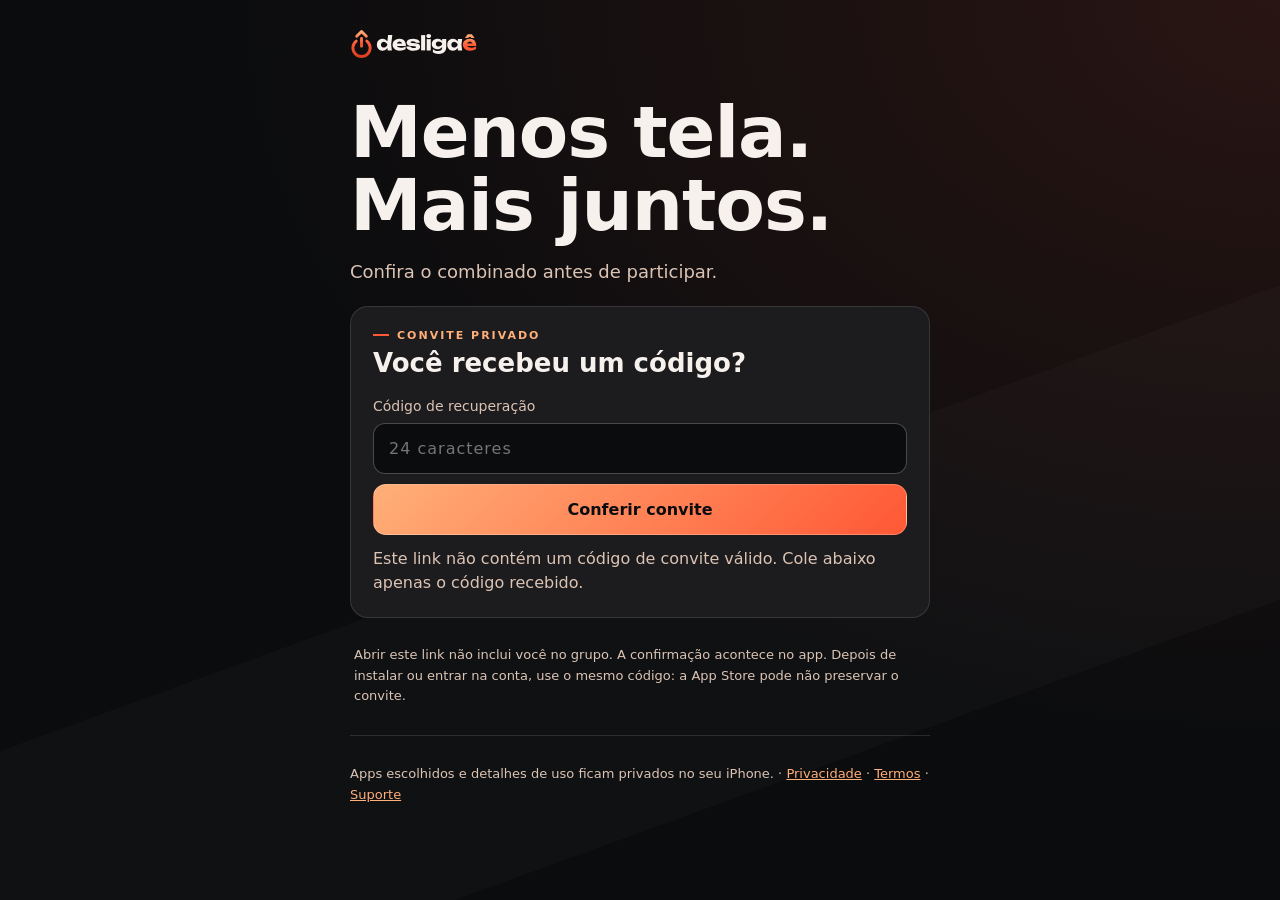
<file: convite/index.html>
<!doctype html>
<html lang="pt-BR">
<meta charset="utf-8"><meta name="viewport" content="width=device-width,initial-scale=1,viewport-fit=cover">
<meta name="referrer" content="no-referrer">
<meta name="theme-color" content="#0B0C0E">
<title>Seu convite · Desligaê</title>
<link rel="icon" href="/img/icone.png">
<link rel="stylesheet" href="/convite/style.css">
<body><main>
  <header class="brand"><a href="/" aria-label="Desligaê, página inicial"><svg class="logo" aria-hidden="true" xmlns="http://www.w3.org/2000/svg" width="399" height="100" viewBox="0 0 399 100"><defs><linearGradient id="brasa" gradientUnits="userSpaceOnUse" x1="50" y1="6" x2="50" y2="94">
<stop offset="0" stop-color="#FFB27C"/><stop offset=".45" stop-color="#FF5835"/><stop offset="1" stop-color="#D23C1C"/></linearGradient>
<linearGradient id="brasaDeep" gradientUnits="userSpaceOnUse" x1="50" y1="6" x2="50" y2="94">
<stop offset="0" stop-color="#FF5835"/><stop offset="1" stop-color="#AE351E"/></linearGradient>
<linearGradient id="eg" x1="0" y1="0" x2="0" y2="1"><stop offset="0" stop-color="#FFAF78"/><stop offset=".7" stop-color="#FF5835"/></linearGradient>
<linearGradient id="egDeep" x1="0" y1="0" x2="0" y2="1"><stop offset="0" stop-color="#FF5835"/><stop offset="1" stop-color="#AE351E"/></linearGradient></defs><g transform="translate(-14.00 0.00) scale(1.00000)"><g fill="none" stroke="url(#brasa)" stroke-width="9" stroke-linecap="round" stroke-linejoin="round" transform="translate(0 2)"><path d="M66.62 38.72 A27 27 0 1 1 33.38 38.72"/><path d="M50 55 L50 31"/><path d="M35 24 L50 9 L65 24"/></g></g><path fill="#F6F1EC" d="M117.72800000000001 69.964 116.054 56.696 118.224 52.355999999999995 116.11600000000001 46.9 119.09200000000001 22.223999999999997H132.236L128.578 51.302L130.81 69.964ZM120.456 52.294Q119.58800000000001 57.873999999999995 117.01500000000001 62.089999999999996Q114.44200000000001 66.306 110.50500000000001 68.631Q106.56800000000001 70.956 101.546 70.956Q96.33800000000001 70.956 92.40100000000001 68.631Q88.464 66.306 86.232 62.059Q84.0 57.812 84.0 52.294Q84.0 46.652 86.232 42.436Q88.464 38.22 92.40100000000001 35.864Q96.33800000000001 33.507999999999996 101.546 33.507999999999996Q106.56800000000001 33.507999999999996 110.50500000000001 35.833Q114.44200000000001 38.158 117.046 42.343Q119.65 46.528 120.456 52.294ZM96.834 52.294Q96.834 54.897999999999996 97.91900000000001 56.943999999999996Q99.004 58.989999999999995 100.92600000000002 60.137Q102.84800000000001 61.284 105.328 61.284Q107.932 61.284 110.226 60.137Q112.52000000000001 58.989999999999995 114.256 56.943999999999996Q115.992 54.897999999999996 116.86000000000001 52.294Q115.992 49.628 114.256 47.582Q112.52000000000001 45.536 110.226 44.358000000000004Q107.932 43.18 105.328 43.18Q102.84800000000001 43.18 100.92600000000002 44.358000000000004Q99.004 45.536 97.91900000000001 47.582Q96.834 49.628 96.834 52.294Z"/><path fill="#F6F1EC" d="M155.424 70.956Q148.97600000000003 70.956 143.923 68.6Q138.87 66.244 135.95600000000002 61.997Q133.04200000000003 57.75 133.04200000000003 52.108Q133.04200000000003 46.59 135.83200000000002 42.405Q138.622 38.22 143.48900000000003 35.864Q148.35600000000002 33.507999999999996 154.49400000000003 33.507999999999996Q160.88000000000002 33.507999999999996 165.375 36.266999999999996Q169.87 39.025999999999996 172.31900000000002 44.048Q174.76800000000003 49.07 174.76800000000003 55.89H143.27200000000002V48.263999999999996H167.63800000000003L163.484 50.93Q163.23600000000002 48.202 162.12 46.311Q161.00400000000002 44.42 159.175 43.428Q157.346 42.436 154.80400000000003 42.436Q152.014 42.436 150.03000000000003 43.552Q148.04600000000002 44.668 146.93 46.620999999999995Q145.81400000000002 48.574 145.81400000000002 51.178Q145.81400000000002 54.525999999999996 147.33300000000003 56.851Q148.852 59.176 151.79700000000003 60.416Q154.74200000000002 61.656 159.02 61.656Q162.92600000000002 61.656 166.80100000000002 60.632999999999996Q170.67600000000002 59.61 173.83800000000002 57.75V65.81Q170.18 68.28999999999999 165.49900000000002 69.62299999999999Q160.818 70.956 155.424 70.956Z"/><path fill="#F6F1EC" d="M219.036 58.432Q219.036 62.524 216.556 65.314Q214.07600000000002 68.104 209.488 69.53Q204.9 70.956 198.452 70.956Q191.818 70.956 186.827 69.344Q181.836 67.732 179.046 64.818Q176.256 61.903999999999996 176.07000000000002 58.06H188.904Q189.33800000000002 59.486 190.609 60.509Q191.88 61.532 193.988 62.059Q196.096 62.586 199.01000000000002 62.586Q202.792 62.586 204.745 61.842Q206.698 61.098 206.698 59.61Q206.698 58.432 205.21 57.843Q203.722 57.254 200.126 56.944L193.864 56.448Q187.602 56.013999999999996 183.913 54.556999999999995Q180.22400000000002 53.099999999999994 178.61200000000002 50.775Q177.0 48.45 177.0 45.474000000000004Q177.0 41.444 179.51100000000002 38.809Q182.02200000000002 36.174 186.517 34.840999999999994Q191.012 33.507999999999996 197.026 33.507999999999996Q202.978 33.507999999999996 207.62800000000001 35.05799999999999Q212.27800000000002 36.608 215.068 39.367Q217.858 42.126 218.292 45.846000000000004H205.458Q205.14800000000002 44.668 204.09400000000002 43.706999999999994Q203.04000000000002 42.745999999999995 201.18 42.126Q199.32000000000002 41.506 196.406 41.506Q192.996 41.506 191.229 42.25Q189.46200000000002 42.994 189.46200000000002 44.358000000000004Q189.46200000000002 45.412 190.54700000000003 46.032Q191.632 46.652 194.608 46.9L202.854 47.519999999999996Q208.99200000000002 47.891999999999996 212.526 49.287Q216.06 50.682 217.548 52.976Q219.036 55.269999999999996 219.036 58.432Z"/><path fill="#F6F1EC" d="M222.198 22.223999999999997H234.908V69.964H222.198Z"/><path fill="#F6F1EC" d="M239.682 34.004 246.06799999999998 35.244 252.39199999999997 34.004V69.964H239.682ZM246.00599999999997 31.089999999999996Q242.71999999999997 31.089999999999996 240.67399999999998 29.447Q238.62799999999996 27.804000000000002 238.62799999999996 24.951999999999998Q238.62799999999996 22.162 240.67399999999998 20.488Q242.71999999999997 18.814 246.00599999999997 18.814Q249.41599999999997 18.814 251.43099999999998 20.488Q253.44599999999997 22.162 253.44599999999997 24.951999999999998Q253.44599999999997 27.804000000000002 251.43099999999998 29.447Q249.41599999999997 31.089999999999996 246.00599999999997 31.089999999999996Z"/><path fill="#F6F1EC" d="M288.10400000000004 61.036V55.022L288.538 53.534V44.854L288.10400000000004 43.552V34.562H300.752V60.54Q300.752 67.05 297.71400000000006 71.69999999999999Q294.67600000000004 76.35 289.25100000000003 78.768Q283.826 81.18599999999999 276.44800000000004 81.18599999999999Q271.55 81.18599999999999 267.365 79.91499999999999Q263.18 78.644 259.026 76.164V66.616Q262.87 69.468 267.117 70.739Q271.36400000000003 72.01 275.642 72.01Q281.718 72.01 284.91100000000006 69.406Q288.10400000000004 66.80199999999999 288.10400000000004 61.036ZM272.914 66.244Q267.892 66.244 263.986 64.19800000000001Q260.08000000000004 62.152 257.817 58.463Q255.55400000000003 54.774 255.55400000000003 49.876Q255.55400000000003 44.916 257.817 41.257999999999996Q260.08000000000004 37.6 263.986 35.554Q267.892 33.507999999999996 272.914 33.507999999999996Q276.634 33.507999999999996 279.73400000000004 34.655Q282.834 35.802 285.252 37.693Q287.67 39.584 289.313 41.785Q290.956 43.986 291.824 46.156Q292.692 48.326 292.692 50.0Q292.692 52.294 291.35900000000004 55.083999999999996Q290.026 57.873999999999995 287.48400000000004 60.416Q284.942 62.958 281.25300000000004 64.601Q277.564 66.244 272.914 66.244ZM277.192 57.626Q280.85 57.626 283.702 55.70399999999999Q286.55400000000003 53.782 288.538 49.876Q286.492 45.908 283.64 44.016999999999996Q280.788 42.126 277.192 42.126Q274.464 42.126 272.449 43.056Q270.434 43.986 269.38 45.753Q268.326 47.519999999999996 268.326 49.876Q268.326 52.17 269.38 53.937Q270.434 55.704 272.418 56.665Q274.40200000000004 57.626 277.192 57.626Z"/><path fill="#F6F1EC" d="M337.394 69.964 335.782 57.192 337.456 52.294 335.782 47.396 337.394 34.562H350.538L348.306 52.232L350.538 69.964ZM340.37 52.294Q339.502 57.873999999999995 336.929 62.089999999999996Q334.356 66.306 330.419 68.631Q326.482 70.956 321.46000000000004 70.956Q316.252 70.956 312.315 68.631Q308.378 66.306 306.14599999999996 62.059Q303.914 57.812 303.914 52.294Q303.914 46.652 306.14599999999996 42.436Q308.378 38.22 312.315 35.864Q316.252 33.507999999999996 321.46000000000004 33.507999999999996Q326.482 33.507999999999996 330.419 35.833Q334.356 38.158 336.96000000000004 42.343Q339.564 46.528 340.37 52.294ZM316.748 52.294Q316.748 54.897999999999996 317.83299999999997 56.943999999999996Q318.918 58.989999999999995 320.84000000000003 60.137Q322.762 61.284 325.242 61.284Q327.846 61.284 330.14 60.137Q332.434 58.989999999999995 334.17 56.943999999999996Q335.906 54.897999999999996 336.774 52.294Q335.906 49.628 334.17 47.582Q332.434 45.536 330.14 44.358000000000004Q327.846 43.18 325.242 43.18Q322.762 43.18 320.84000000000003 44.358000000000004Q318.918 45.536 317.83299999999997 47.582Q316.748 49.628 316.748 52.294Z"/><path fill="url(#eg)" d="M375.21400000000006 70.956Q368.766 70.956 363.713 68.6Q358.66 66.244 355.74600000000004 61.997Q352.83200000000005 57.75 352.83200000000005 52.108Q352.83200000000005 46.59 355.62200000000007 42.405Q358.41200000000003 38.22 363.279 35.864Q368.146 33.507999999999996 374.28400000000005 33.507999999999996Q380.67 33.507999999999996 385.165 36.266999999999996Q389.66 39.025999999999996 392.10900000000004 44.048Q394.55800000000005 49.07 394.55800000000005 55.89H363.062V48.263999999999996H387.42800000000005L383.27400000000006 50.93Q383.02600000000007 48.202 381.9100000000001 46.311Q380.79400000000004 44.42 378.96500000000003 43.428Q377.136 42.436 374.59400000000005 42.436Q371.80400000000003 42.436 369.82000000000005 43.552Q367.836 44.668 366.72 46.620999999999995Q365.60400000000004 48.574 365.60400000000004 51.178Q365.60400000000004 54.525999999999996 367.12300000000005 56.851Q368.64200000000005 59.176 371.58700000000005 60.416Q374.53200000000004 61.656 378.81000000000006 61.656Q382.716 61.656 386.591 60.632999999999996Q390.466 59.61 393.62800000000004 57.75V65.81Q389.97 68.28999999999999 385.28900000000004 69.62299999999999Q380.60800000000006 70.956 375.21400000000006 70.956ZM367.77400000000006 19.372H380.7320000000001L389.59800000000007 31.089999999999996H379.61600000000004L371.30800000000005 22.472H377.19800000000004L368.95200000000006 31.089999999999996H358.9080000000001Z"/></svg></a></header>

  <section id="referral-view" class="view" aria-labelledby="referral-title" hidden>
    <p class="eyebrow" id="referral-inviter">CONVITE</p>
    <h1 id="referral-title">Você recebeu um convite para o Desligaê</h1>
    <ul class="benefits">
      <li><strong>Foco sem celular.</strong> Bloqueie os apps que distraem na hora de focar.</li>
      <li><strong>Metas e rotina.</strong> Agenda, hábitos e metas num lugar só.</li>
      <li><strong>Desafios com amigos.</strong> Clãs e metas em grupo para manter o ritmo.</li>
    </ul>
    <div class="panel">
      <div id="referral-code-box" class="code-box" hidden><span>CÓDIGO DO CONVITE</span><strong id="referral-code"></strong></div>
      <p id="referral-status" class="status" role="status" aria-live="polite"></p>
      <div id="referral-actions" class="actions" hidden>
        <a id="referral-open" class="button" href="#">Abrir no app</a>
        <button id="referral-copy" class="secondary" type="button">Copiar código</button>
        <p class="hint">Cole o código ao criar sua conta.</p>
      </div>
      <a id="referral-install" class="secondary" hidden>Baixar na App Store</a>
    </div>
    <p class="note">O convite só vale para contas novas. Sem importação de contatos.</p>
  </section>

  <section id="invite-view" class="view" aria-labelledby="invite-title">
    <h1 class="hero">Menos tela.<br>Mais juntos.</h1>
    <p class="lead">Confira o combinado antes de participar.</p>
    <div class="panel">
      <p class="eyebrow" id="inviter">CONVITE PRIVADO</p>
      <h2 id="invite-title">Você recebeu um código?</h2>
      <form id="lookup"><label for="code">Código de recuperação</label><input id="code" maxlength="24" autocomplete="off" spellcheck="false" placeholder="24 caracteres"><button>Conferir convite</button></form>
      <p id="status" class="status" role="status" aria-live="polite"></p>
      <div id="details" hidden><p id="description"></p><dl id="rules"></dl><p id="terms"></p></div>
      <div id="actions" class="actions" hidden><a id="open" class="button" href="#">Abrir no Desligaê</a><button id="copy" class="secondary" type="button">Copiar código</button><a id="install" class="secondary" hidden>Instalar pela App Store</a></div>
    </div>
    <p class="note">Abrir este link não inclui você no grupo. A confirmação acontece no app. Depois de instalar ou entrar na conta, use o mesmo código: a App Store pode não preservar o convite.</p>
  </section>

  <footer>Apps escolhidos e detalhes de uso ficam privados no seu iPhone. · <a href="/privacidade/">Privacidade</a> · <a href="/termos/">Termos</a> · <a href="/suporte/">Suporte</a></footer>
</main><script src="/convite/config.js"></script><script src="/convite/invite.js"></script></body></html>
</file>
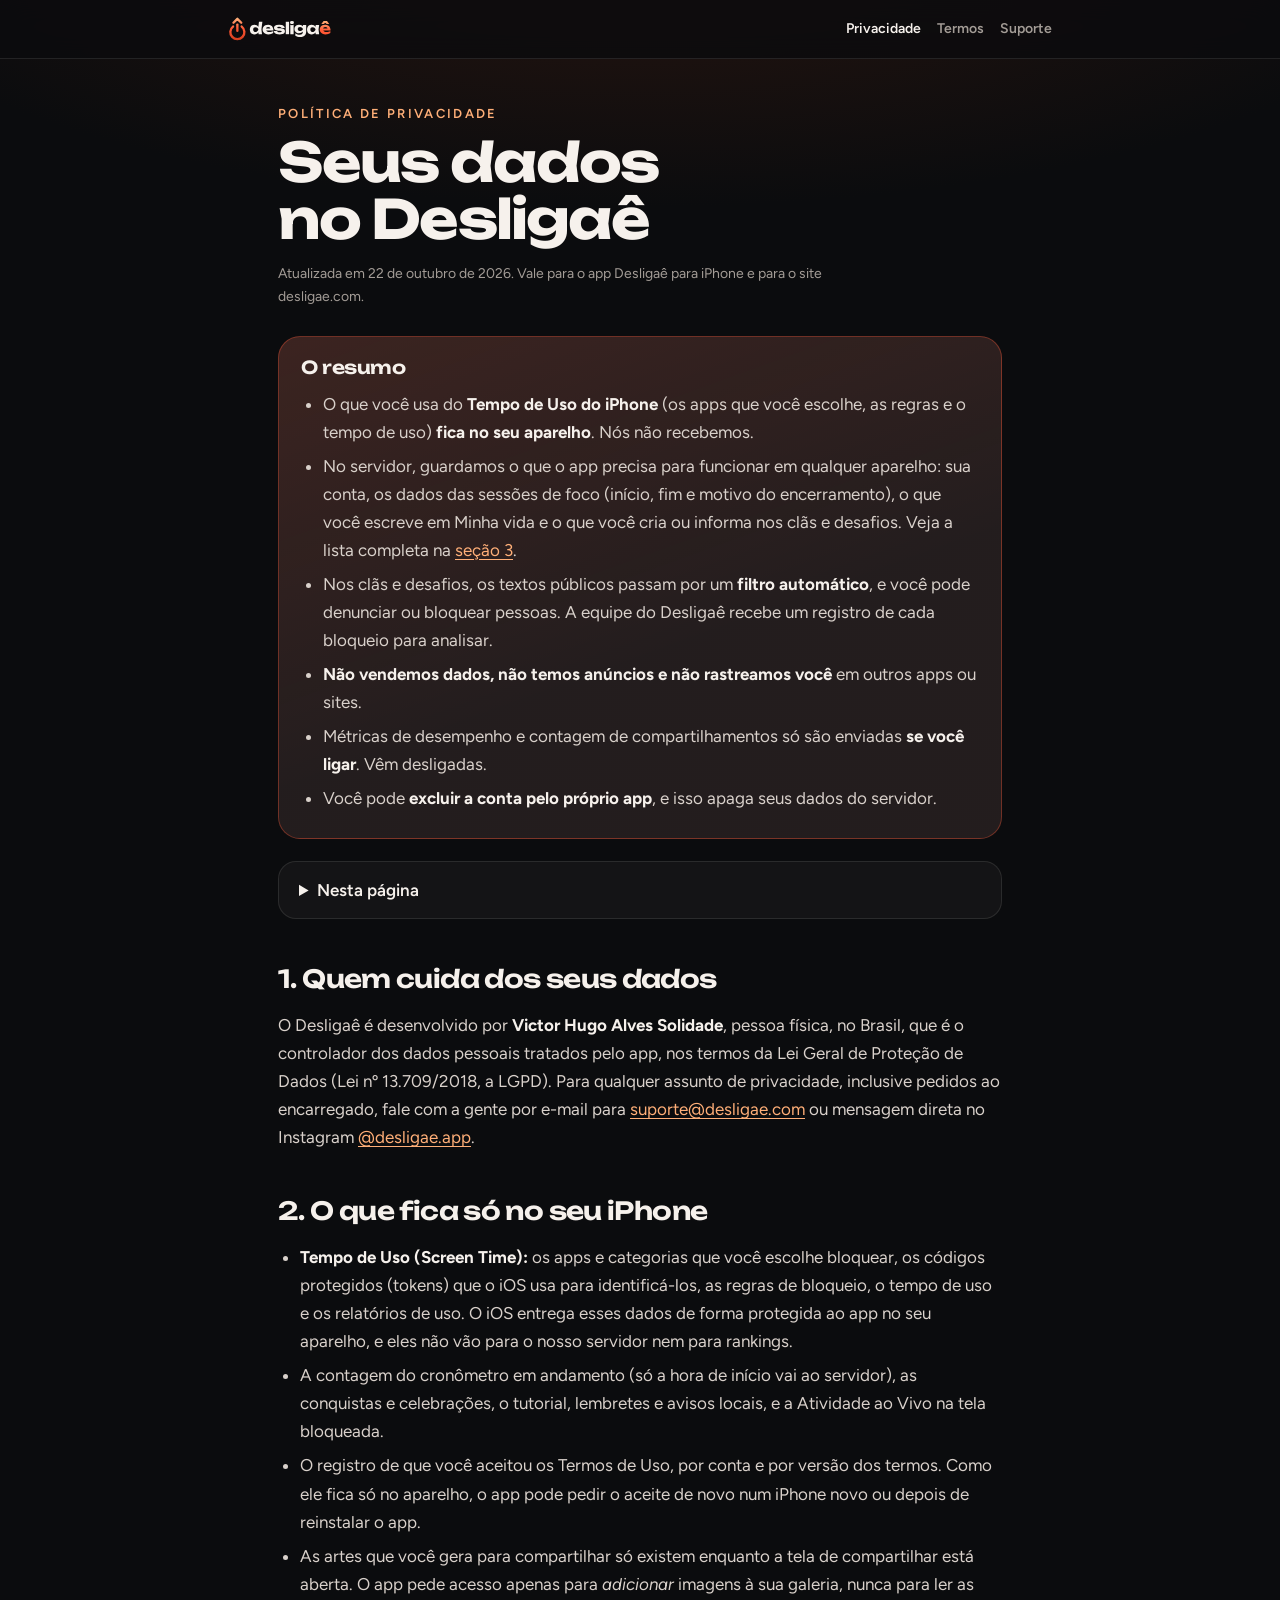
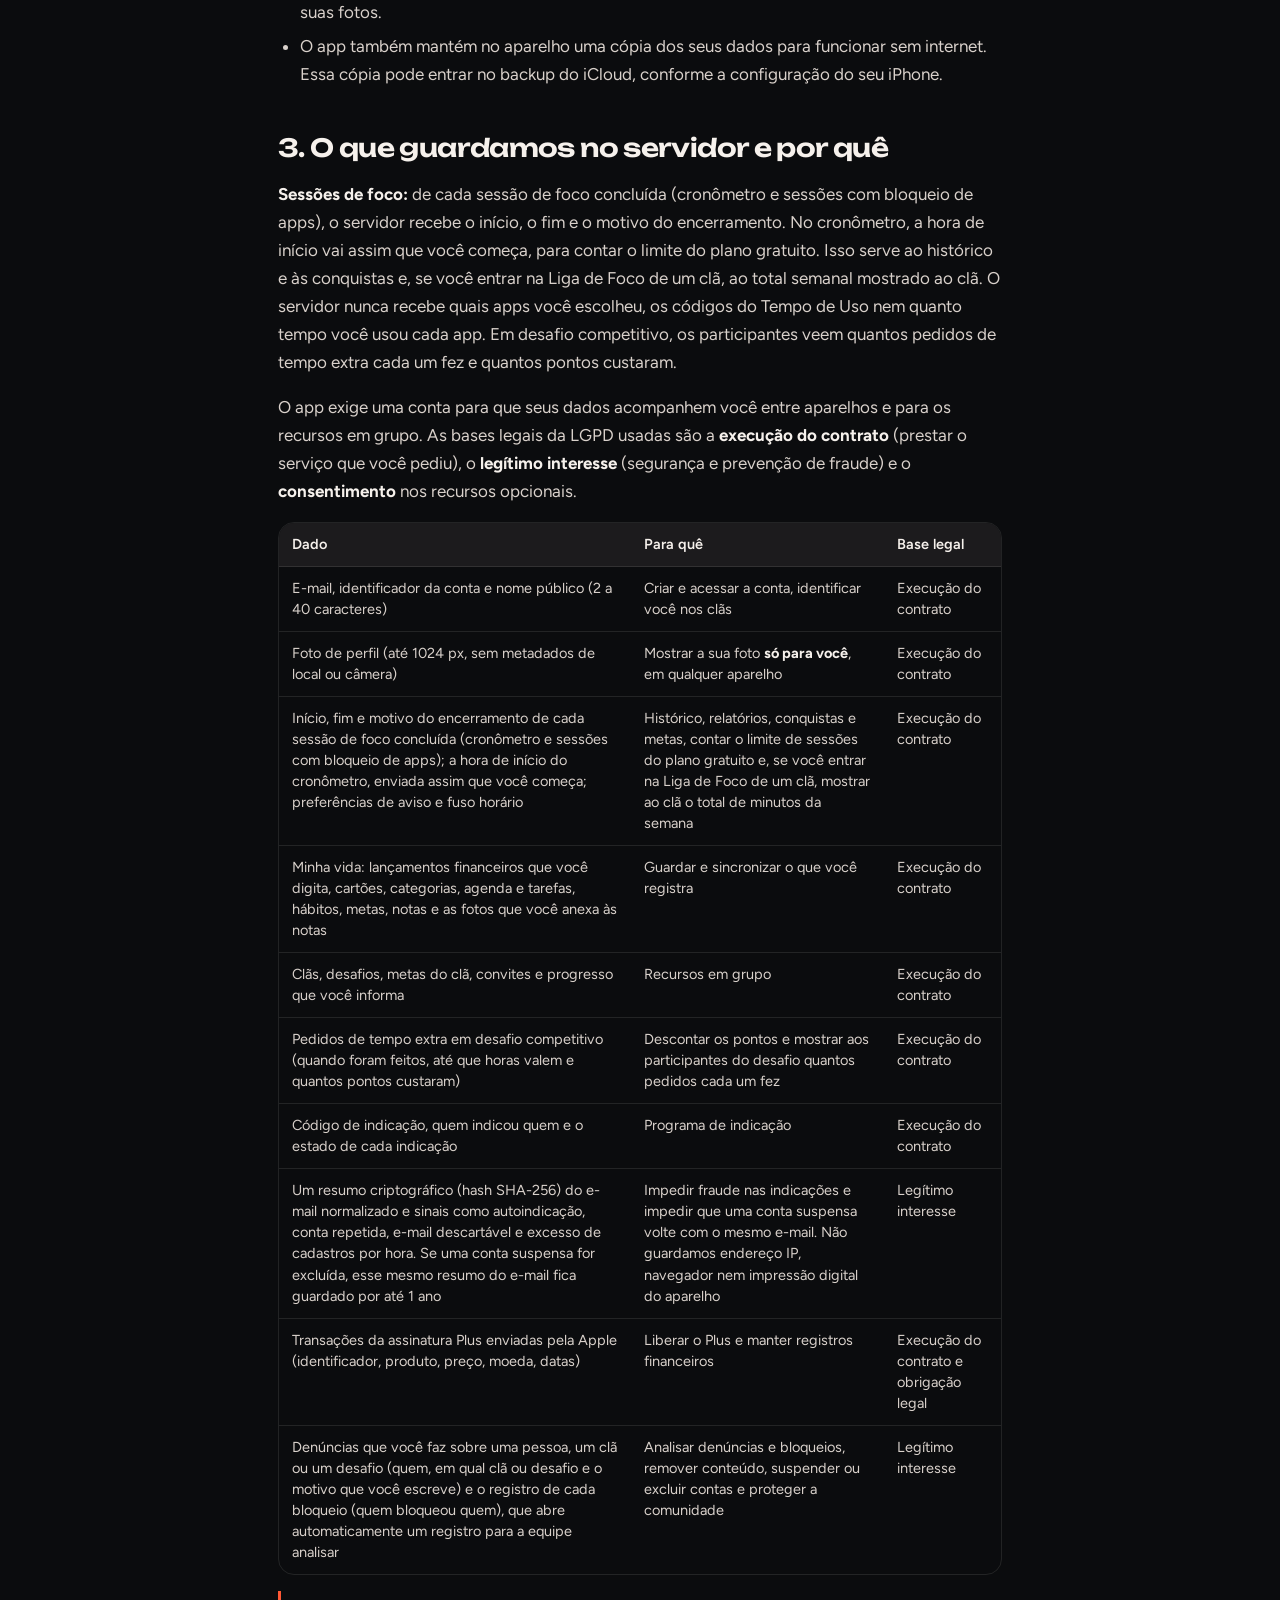
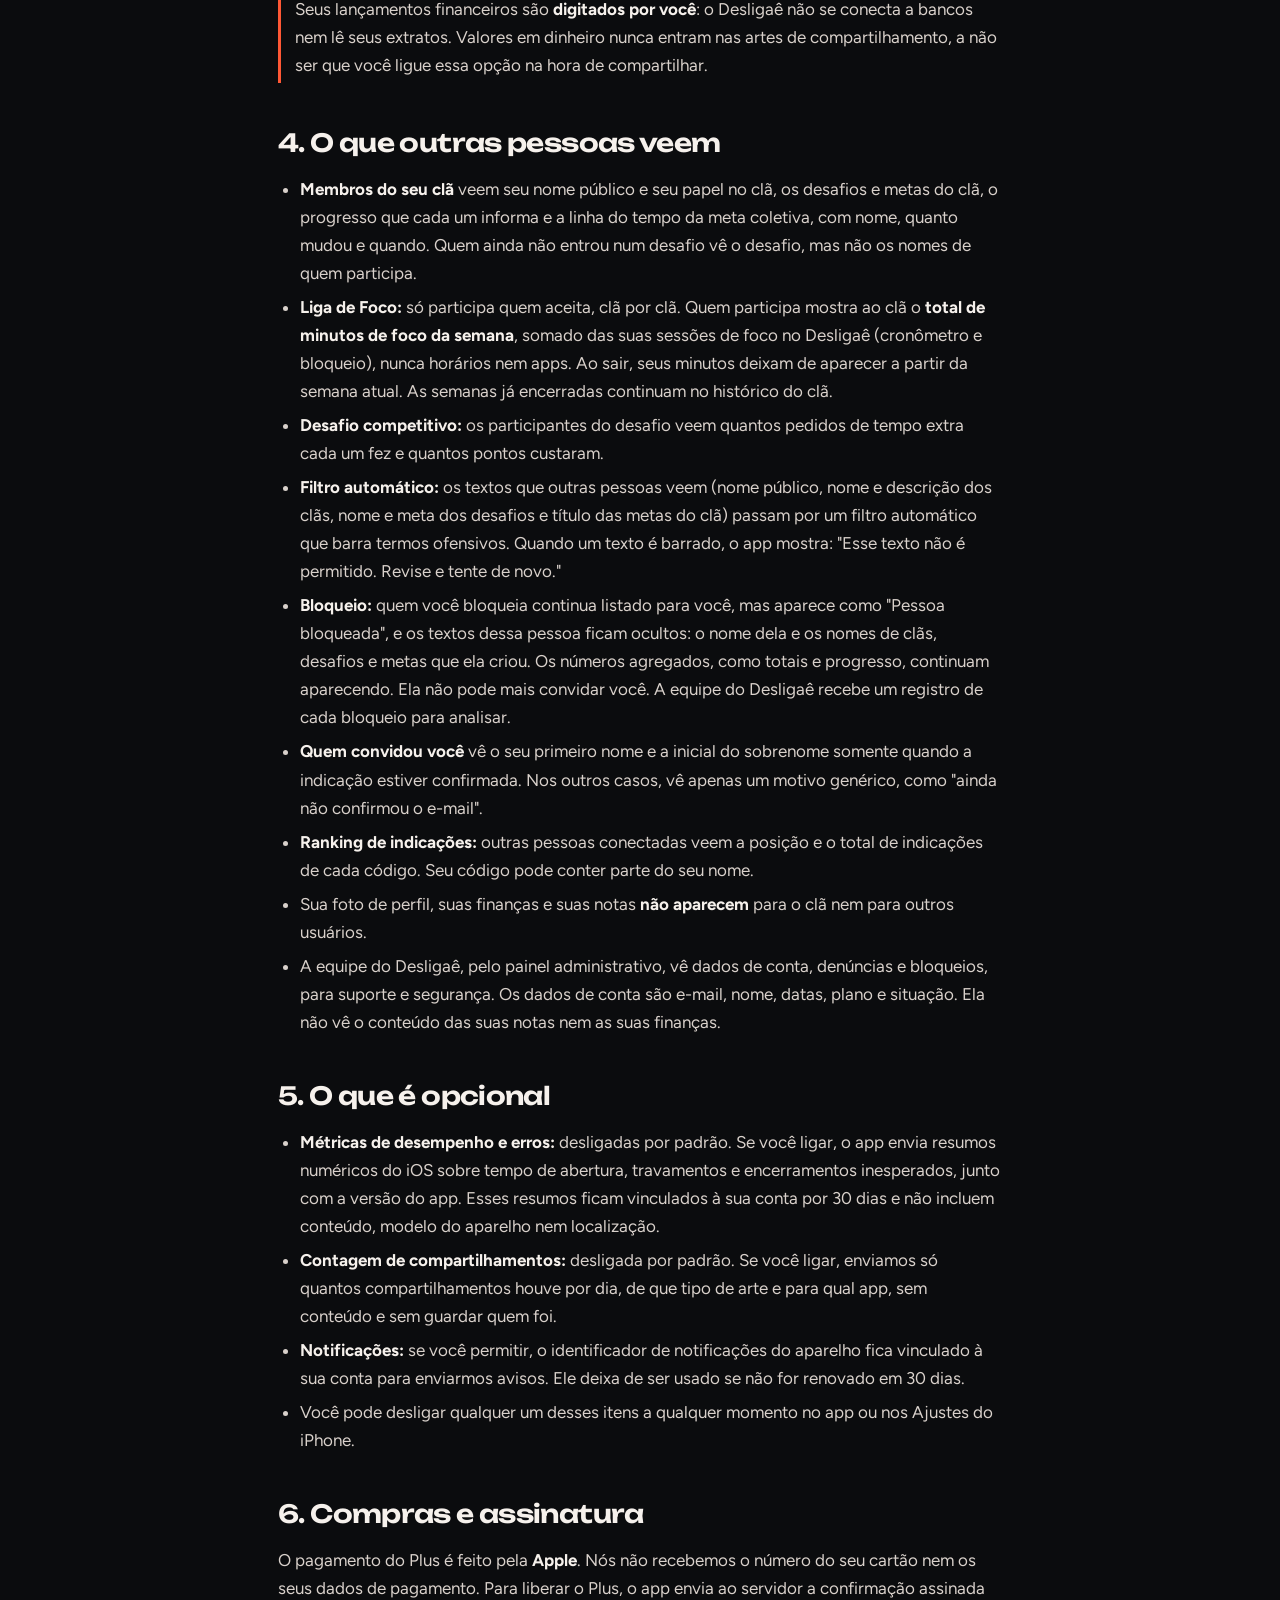
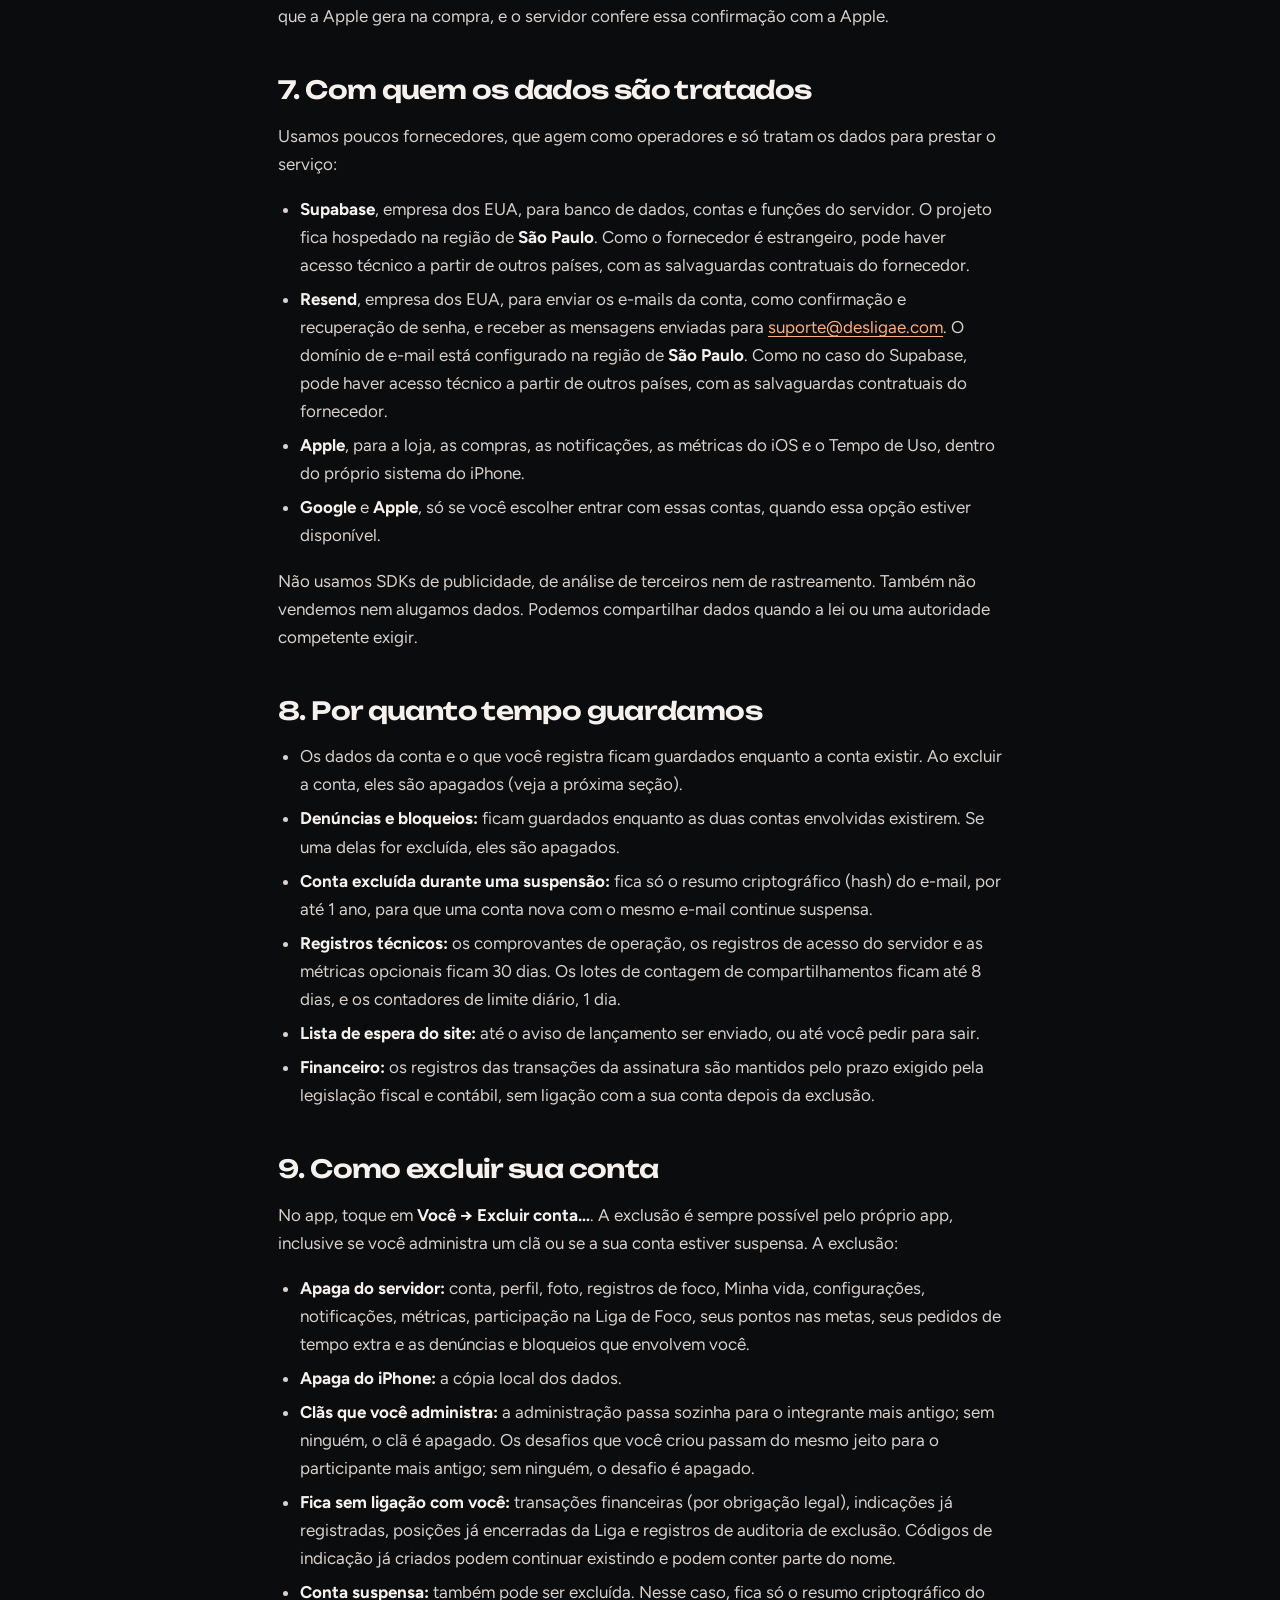
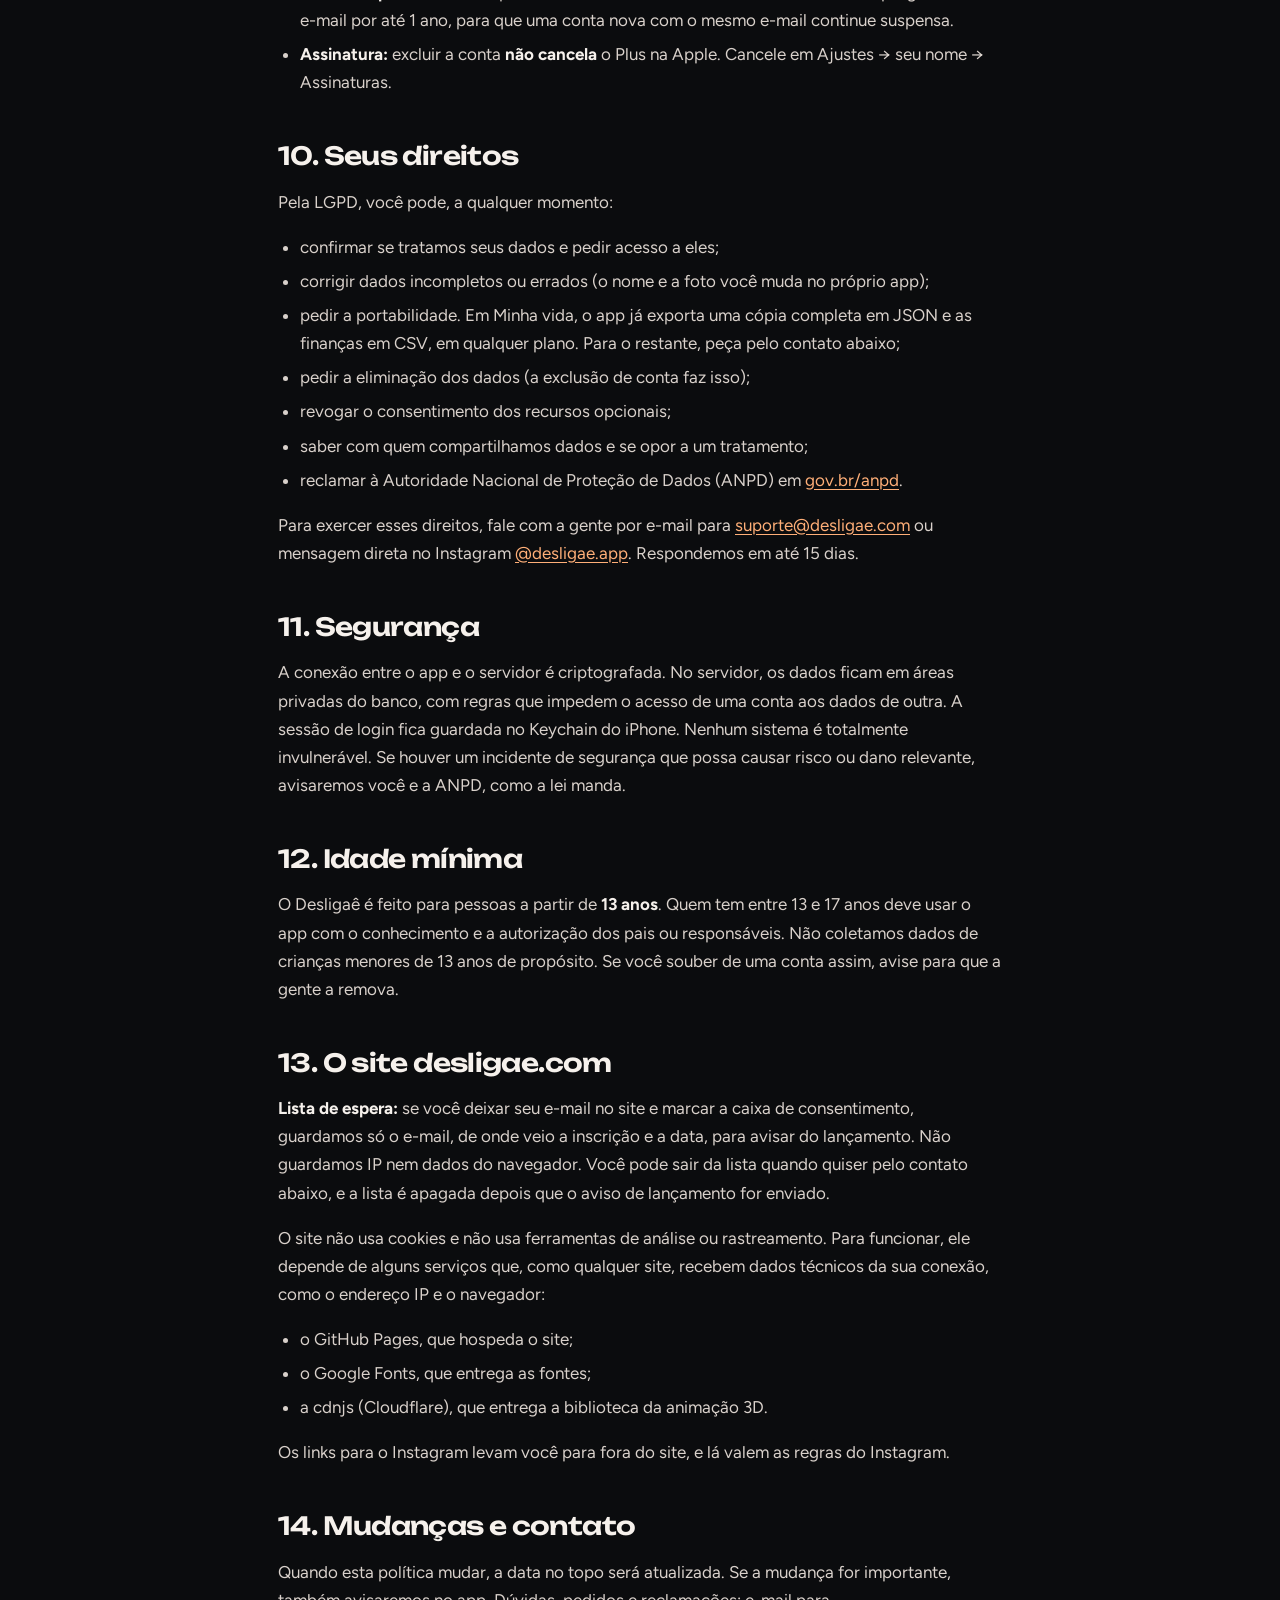
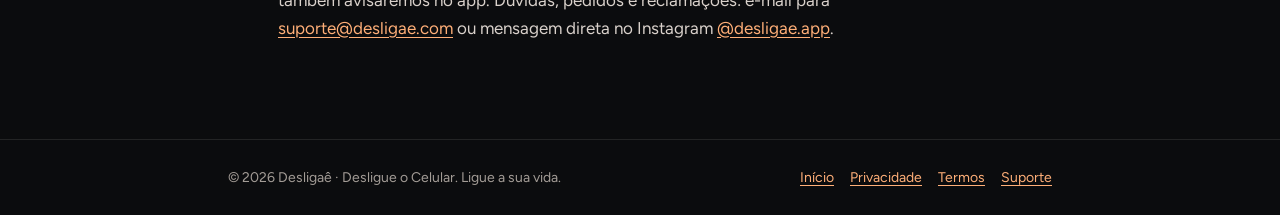
<file: privacidade/index.html>
<!doctype html>
<html lang="pt-BR">
<head>
<meta charset="utf-8">
<meta name="viewport" content="width=device-width, initial-scale=1, viewport-fit=cover">
<meta name="theme-color" content="#0B0C0E">
<title>Política de Privacidade · Desligaê</title>
<meta name="description" content="Como o Desligaê trata seus dados: o que fica no iPhone, o que vai para o servidor, seus direitos pela LGPD e como excluir a conta.">
<link rel="icon" href="/img/icone.png">
<link rel="canonical" href="https://desligae.com/privacidade/">
<link rel="preconnect" href="https://fonts.googleapis.com"><link rel="preconnect" href="https://fonts.gstatic.com" crossorigin>
<link rel="stylesheet" href="https://fonts.googleapis.com/css2?family=Unbounded:wght@600;700&family=Figtree:wght@400;600&display=swap">
<style>
:root{--caverna:#0B0C0E;--rocha:#1C1B1D;--rocha2:#26242A;--brasa:#FF5835;--faisca:#FFAF78;--areia:#F6F1EC;--texto:#D9D1CB;--cinza:#A39C96;--linha:rgba(246,241,236,.10);
  --f-display:"Unbounded","Arial Black",system-ui,sans-serif;--f-body:"Figtree",system-ui,-apple-system,"Segoe UI",sans-serif;color-scheme:dark}
*{box-sizing:border-box}html{scroll-behavior:smooth}
body{margin:0;background:radial-gradient(120% 60% at 50% -10%,#2a1610 0%,var(--caverna) 55%) fixed,var(--caverna);color:var(--texto);font-family:var(--f-body);font-size:17px;line-height:1.65;-webkit-font-smoothing:antialiased}
a{color:var(--faisca);text-underline-offset:3px}a:hover{color:var(--areia)}
.bar{position:sticky;top:0;z-index:5;background:rgba(11,12,14,.82);backdrop-filter:blur(12px);-webkit-backdrop-filter:blur(12px);border-bottom:1px solid var(--linha);padding-top:env(safe-area-inset-top,0px)}
.bar .in{max-width:860px;margin:0 auto;height:58px;display:flex;align-items:center;justify-content:space-between;gap:12px;padding-left:max(18px,env(safe-area-inset-left,0px));padding-right:max(18px,env(safe-area-inset-right,0px))}
.bar svg{height:26px;width:auto;display:block}
.bar nav{display:flex;gap:16px;font-size:14px;font-weight:600}
.bar nav a{color:var(--cinza);text-decoration:none}.bar nav a[aria-current]{color:var(--areia)}
main{max-width:760px;margin:0 auto;padding-left:max(18px,env(safe-area-inset-left,0px));padding-right:max(18px,env(safe-area-inset-right,0px));padding-block:44px 80px}
.eyebrow{font-size:13px;font-weight:600;letter-spacing:.18em;text-transform:uppercase;color:var(--faisca);margin:0 0 10px}
h1{font-family:var(--f-display);font-weight:700;letter-spacing:-.035em;line-height:1.05;color:var(--areia);font-size:clamp(34px,8vw,54px);margin:0;text-wrap:balance}
h2{font-family:var(--f-display);font-weight:600;letter-spacing:-.025em;line-height:1.15;color:var(--areia);font-size:clamp(20px,4.6vw,25px);margin:46px 0 12px;scroll-margin-top:80px;text-wrap:balance}
h3{color:var(--areia);font-size:17px;margin:24px 0 6px}
p,li{max-width:68ch}ul,ol{padding-left:22px}li{margin:6px 0}
strong{color:var(--areia)}
.meta{color:var(--cinza);font-size:14px;margin:14px 0 0}
.tldr{margin-top:28px;background:linear-gradient(160deg,rgba(255,88,53,.14),rgba(255,88,53,.03) 60%),var(--rocha);border:1px solid rgba(255,88,53,.35);border-radius:22px;padding:20px 22px}
.tldr h2{margin-top:0;font-size:18px}.tldr ul{margin:0}
.toc{margin-top:22px;border:1px solid var(--linha);border-radius:18px;padding:14px 20px;background:rgba(28,27,29,.6)}
.toc summary{cursor:pointer;font-weight:600;color:var(--areia)}
.toc ol{margin:10px 0 4px;font-size:15px}
.tbl{overflow-x:auto;margin:14px 0;border:1px solid var(--linha);border-radius:16px}
table{border-collapse:collapse;width:100%;min-width:560px;font-size:14.5px;line-height:1.45}
th,td{text-align:left;vertical-align:top;padding:11px 13px;border-bottom:1px solid var(--linha)}
th{color:var(--areia);background:var(--rocha);font-weight:600}tr:last-child td{border-bottom:0}
.note{border-left:3px solid var(--brasa);padding:4px 0 4px 14px;color:var(--texto);margin:16px 0}
.cards{display:grid;grid-template-columns:repeat(auto-fit,minmax(220px,1fr));gap:12px;margin-top:22px}
.card{background:var(--rocha);border:1px solid var(--linha);border-radius:18px;padding:16px 18px}
.card b{display:block;color:var(--areia);margin-bottom:4px}
details.q{background:var(--rocha);border:1px solid var(--linha);border-radius:16px;padding:0 18px;margin:10px 0}
details.q summary{list-style:none;cursor:pointer;padding:15px 0;font-weight:600;color:var(--areia);display:flex;justify-content:space-between;gap:12px}
details.q summary::-webkit-details-marker{display:none}
details.q summary::after{content:"+";color:var(--brasa);font-family:var(--f-display);font-size:20px;line-height:1;transition:transform .25s;flex:none}
details.q[open] summary::after{transform:rotate(45deg)}
details.q>div{padding:0 0 14px}
footer{border-top:1px solid var(--linha);color:var(--cinza);font-size:14px}
footer .in{max-width:860px;margin:0 auto;padding:26px max(18px,env(safe-area-inset-right,0px)) calc(26px + env(safe-area-inset-bottom,0px)) max(18px,env(safe-area-inset-left,0px));display:flex;flex-wrap:wrap;gap:10px 22px;justify-content:space-between}
footer nav{display:flex;gap:16px;flex-wrap:wrap}
:focus-visible{outline:2px solid var(--faisca);outline-offset:3px;border-radius:6px}
@media print{body{background:#fff;color:#000}.bar,footer{display:none}}
</style>
</head>
<body>
<header class="bar"><div class="in"><a href="/" aria-label="Desligaê, página inicial"><svg aria-hidden="true" xmlns="http://www.w3.org/2000/svg" width="399" height="100" viewBox="0 0 399 100"><defs><linearGradient id="brasa" gradientUnits="userSpaceOnUse" x1="50" y1="6" x2="50" y2="94">
<stop offset="0" stop-color="#FFB27C"/><stop offset=".45" stop-color="#FF5835"/><stop offset="1" stop-color="#D23C1C"/></linearGradient>
<linearGradient id="brasaDeep" gradientUnits="userSpaceOnUse" x1="50" y1="6" x2="50" y2="94">
<stop offset="0" stop-color="#FF5835"/><stop offset="1" stop-color="#AE351E"/></linearGradient>
<linearGradient id="eg" x1="0" y1="0" x2="0" y2="1"><stop offset="0" stop-color="#FFAF78"/><stop offset=".7" stop-color="#FF5835"/></linearGradient>
<linearGradient id="egDeep" x1="0" y1="0" x2="0" y2="1"><stop offset="0" stop-color="#FF5835"/><stop offset="1" stop-color="#AE351E"/></linearGradient></defs><g transform="translate(-14.00 0.00) scale(1.00000)"><g fill="none" stroke="url(#brasa)" stroke-width="9" stroke-linecap="round" stroke-linejoin="round" transform="translate(0 2)"><path d="M66.62 38.72 A27 27 0 1 1 33.38 38.72"/><path d="M50 55 L50 31"/><path d="M35 24 L50 9 L65 24"/></g></g><path fill="#F6F1EC" d="M117.72800000000001 69.964 116.054 56.696 118.224 52.355999999999995 116.11600000000001 46.9 119.09200000000001 22.223999999999997H132.236L128.578 51.302L130.81 69.964ZM120.456 52.294Q119.58800000000001 57.873999999999995 117.01500000000001 62.089999999999996Q114.44200000000001 66.306 110.50500000000001 68.631Q106.56800000000001 70.956 101.546 70.956Q96.33800000000001 70.956 92.40100000000001 68.631Q88.464 66.306 86.232 62.059Q84.0 57.812 84.0 52.294Q84.0 46.652 86.232 42.436Q88.464 38.22 92.40100000000001 35.864Q96.33800000000001 33.507999999999996 101.546 33.507999999999996Q106.56800000000001 33.507999999999996 110.50500000000001 35.833Q114.44200000000001 38.158 117.046 42.343Q119.65 46.528 120.456 52.294ZM96.834 52.294Q96.834 54.897999999999996 97.91900000000001 56.943999999999996Q99.004 58.989999999999995 100.92600000000002 60.137Q102.84800000000001 61.284 105.328 61.284Q107.932 61.284 110.226 60.137Q112.52000000000001 58.989999999999995 114.256 56.943999999999996Q115.992 54.897999999999996 116.86000000000001 52.294Q115.992 49.628 114.256 47.582Q112.52000000000001 45.536 110.226 44.358000000000004Q107.932 43.18 105.328 43.18Q102.84800000000001 43.18 100.92600000000002 44.358000000000004Q99.004 45.536 97.91900000000001 47.582Q96.834 49.628 96.834 52.294Z"/><path fill="#F6F1EC" d="M155.424 70.956Q148.97600000000003 70.956 143.923 68.6Q138.87 66.244 135.95600000000002 61.997Q133.04200000000003 57.75 133.04200000000003 52.108Q133.04200000000003 46.59 135.83200000000002 42.405Q138.622 38.22 143.48900000000003 35.864Q148.35600000000002 33.507999999999996 154.49400000000003 33.507999999999996Q160.88000000000002 33.507999999999996 165.375 36.266999999999996Q169.87 39.025999999999996 172.31900000000002 44.048Q174.76800000000003 49.07 174.76800000000003 55.89H143.27200000000002V48.263999999999996H167.63800000000003L163.484 50.93Q163.23600000000002 48.202 162.12 46.311Q161.00400000000002 44.42 159.175 43.428Q157.346 42.436 154.80400000000003 42.436Q152.014 42.436 150.03000000000003 43.552Q148.04600000000002 44.668 146.93 46.620999999999995Q145.81400000000002 48.574 145.81400000000002 51.178Q145.81400000000002 54.525999999999996 147.33300000000003 56.851Q148.852 59.176 151.79700000000003 60.416Q154.74200000000002 61.656 159.02 61.656Q162.92600000000002 61.656 166.80100000000002 60.632999999999996Q170.67600000000002 59.61 173.83800000000002 57.75V65.81Q170.18 68.28999999999999 165.49900000000002 69.62299999999999Q160.818 70.956 155.424 70.956Z"/><path fill="#F6F1EC" d="M219.036 58.432Q219.036 62.524 216.556 65.314Q214.07600000000002 68.104 209.488 69.53Q204.9 70.956 198.452 70.956Q191.818 70.956 186.827 69.344Q181.836 67.732 179.046 64.818Q176.256 61.903999999999996 176.07000000000002 58.06H188.904Q189.33800000000002 59.486 190.609 60.509Q191.88 61.532 193.988 62.059Q196.096 62.586 199.01000000000002 62.586Q202.792 62.586 204.745 61.842Q206.698 61.098 206.698 59.61Q206.698 58.432 205.21 57.843Q203.722 57.254 200.126 56.944L193.864 56.448Q187.602 56.013999999999996 183.913 54.556999999999995Q180.22400000000002 53.099999999999994 178.61200000000002 50.775Q177.0 48.45 177.0 45.474000000000004Q177.0 41.444 179.51100000000002 38.809Q182.02200000000002 36.174 186.517 34.840999999999994Q191.012 33.507999999999996 197.026 33.507999999999996Q202.978 33.507999999999996 207.62800000000001 35.05799999999999Q212.27800000000002 36.608 215.068 39.367Q217.858 42.126 218.292 45.846000000000004H205.458Q205.14800000000002 44.668 204.09400000000002 43.706999999999994Q203.04000000000002 42.745999999999995 201.18 42.126Q199.32000000000002 41.506 196.406 41.506Q192.996 41.506 191.229 42.25Q189.46200000000002 42.994 189.46200000000002 44.358000000000004Q189.46200000000002 45.412 190.54700000000003 46.032Q191.632 46.652 194.608 46.9L202.854 47.519999999999996Q208.99200000000002 47.891999999999996 212.526 49.287Q216.06 50.682 217.548 52.976Q219.036 55.269999999999996 219.036 58.432Z"/><path fill="#F6F1EC" d="M222.198 22.223999999999997H234.908V69.964H222.198Z"/><path fill="#F6F1EC" d="M239.682 34.004 246.06799999999998 35.244 252.39199999999997 34.004V69.964H239.682ZM246.00599999999997 31.089999999999996Q242.71999999999997 31.089999999999996 240.67399999999998 29.447Q238.62799999999996 27.804000000000002 238.62799999999996 24.951999999999998Q238.62799999999996 22.162 240.67399999999998 20.488Q242.71999999999997 18.814 246.00599999999997 18.814Q249.41599999999997 18.814 251.43099999999998 20.488Q253.44599999999997 22.162 253.44599999999997 24.951999999999998Q253.44599999999997 27.804000000000002 251.43099999999998 29.447Q249.41599999999997 31.089999999999996 246.00599999999997 31.089999999999996Z"/><path fill="#F6F1EC" d="M288.10400000000004 61.036V55.022L288.538 53.534V44.854L288.10400000000004 43.552V34.562H300.752V60.54Q300.752 67.05 297.71400000000006 71.69999999999999Q294.67600000000004 76.35 289.25100000000003 78.768Q283.826 81.18599999999999 276.44800000000004 81.18599999999999Q271.55 81.18599999999999 267.365 79.91499999999999Q263.18 78.644 259.026 76.164V66.616Q262.87 69.468 267.117 70.739Q271.36400000000003 72.01 275.642 72.01Q281.718 72.01 284.91100000000006 69.406Q288.10400000000004 66.80199999999999 288.10400000000004 61.036ZM272.914 66.244Q267.892 66.244 263.986 64.19800000000001Q260.08000000000004 62.152 257.817 58.463Q255.55400000000003 54.774 255.55400000000003 49.876Q255.55400000000003 44.916 257.817 41.257999999999996Q260.08000000000004 37.6 263.986 35.554Q267.892 33.507999999999996 272.914 33.507999999999996Q276.634 33.507999999999996 279.73400000000004 34.655Q282.834 35.802 285.252 37.693Q287.67 39.584 289.313 41.785Q290.956 43.986 291.824 46.156Q292.692 48.326 292.692 50.0Q292.692 52.294 291.35900000000004 55.083999999999996Q290.026 57.873999999999995 287.48400000000004 60.416Q284.942 62.958 281.25300000000004 64.601Q277.564 66.244 272.914 66.244ZM277.192 57.626Q280.85 57.626 283.702 55.70399999999999Q286.55400000000003 53.782 288.538 49.876Q286.492 45.908 283.64 44.016999999999996Q280.788 42.126 277.192 42.126Q274.464 42.126 272.449 43.056Q270.434 43.986 269.38 45.753Q268.326 47.519999999999996 268.326 49.876Q268.326 52.17 269.38 53.937Q270.434 55.704 272.418 56.665Q274.40200000000004 57.626 277.192 57.626Z"/><path fill="#F6F1EC" d="M337.394 69.964 335.782 57.192 337.456 52.294 335.782 47.396 337.394 34.562H350.538L348.306 52.232L350.538 69.964ZM340.37 52.294Q339.502 57.873999999999995 336.929 62.089999999999996Q334.356 66.306 330.419 68.631Q326.482 70.956 321.46000000000004 70.956Q316.252 70.956 312.315 68.631Q308.378 66.306 306.14599999999996 62.059Q303.914 57.812 303.914 52.294Q303.914 46.652 306.14599999999996 42.436Q308.378 38.22 312.315 35.864Q316.252 33.507999999999996 321.46000000000004 33.507999999999996Q326.482 33.507999999999996 330.419 35.833Q334.356 38.158 336.96000000000004 42.343Q339.564 46.528 340.37 52.294ZM316.748 52.294Q316.748 54.897999999999996 317.83299999999997 56.943999999999996Q318.918 58.989999999999995 320.84000000000003 60.137Q322.762 61.284 325.242 61.284Q327.846 61.284 330.14 60.137Q332.434 58.989999999999995 334.17 56.943999999999996Q335.906 54.897999999999996 336.774 52.294Q335.906 49.628 334.17 47.582Q332.434 45.536 330.14 44.358000000000004Q327.846 43.18 325.242 43.18Q322.762 43.18 320.84000000000003 44.358000000000004Q318.918 45.536 317.83299999999997 47.582Q316.748 49.628 316.748 52.294Z"/><path fill="url(#eg)" d="M375.21400000000006 70.956Q368.766 70.956 363.713 68.6Q358.66 66.244 355.74600000000004 61.997Q352.83200000000005 57.75 352.83200000000005 52.108Q352.83200000000005 46.59 355.62200000000007 42.405Q358.41200000000003 38.22 363.279 35.864Q368.146 33.507999999999996 374.28400000000005 33.507999999999996Q380.67 33.507999999999996 385.165 36.266999999999996Q389.66 39.025999999999996 392.10900000000004 44.048Q394.55800000000005 49.07 394.55800000000005 55.89H363.062V48.263999999999996H387.42800000000005L383.27400000000006 50.93Q383.02600000000007 48.202 381.9100000000001 46.311Q380.79400000000004 44.42 378.96500000000003 43.428Q377.136 42.436 374.59400000000005 42.436Q371.80400000000003 42.436 369.82000000000005 43.552Q367.836 44.668 366.72 46.620999999999995Q365.60400000000004 48.574 365.60400000000004 51.178Q365.60400000000004 54.525999999999996 367.12300000000005 56.851Q368.64200000000005 59.176 371.58700000000005 60.416Q374.53200000000004 61.656 378.81000000000006 61.656Q382.716 61.656 386.591 60.632999999999996Q390.466 59.61 393.62800000000004 57.75V65.81Q389.97 68.28999999999999 385.28900000000004 69.62299999999999Q380.60800000000006 70.956 375.21400000000006 70.956ZM367.77400000000006 19.372H380.7320000000001L389.59800000000007 31.089999999999996H379.61600000000004L371.30800000000005 22.472H377.19800000000004L368.95200000000006 31.089999999999996H358.9080000000001Z"/></svg></a><nav aria-label="Páginas legais"><a href="/privacidade/" aria-current="page">Privacidade</a><a href="/termos/">Termos</a><a href="/suporte/">Suporte</a></nav></div></header>
<main>

<p class="eyebrow">Política de Privacidade</p>
<h1>Seus dados no Desligaê</h1>
<p class="meta">Atualizada em 22 de outubro de 2026. Vale para o app Desligaê para iPhone e para o site desligae.com.</p>

<section class="tldr" aria-labelledby="resumo">
  <h2 id="resumo">O resumo</h2>
  <ul>
    <li>O que você usa do <strong>Tempo de Uso do iPhone</strong> (os apps que você escolhe, as regras e o tempo de uso) <strong>fica no seu aparelho</strong>. Nós não recebemos.</li>
    <li>No servidor, guardamos o que o app precisa para funcionar em qualquer aparelho: sua conta, os dados das sessões de foco (início, fim e motivo do encerramento), o que você escreve em Minha vida e o que você cria ou informa nos clãs e desafios. Veja a lista completa na <a href="#servidor">seção 3</a>.</li>
    <li>Nos clãs e desafios, os textos públicos passam por um <strong>filtro automático</strong>, e você pode denunciar ou bloquear pessoas. A equipe do Desligaê recebe um registro de cada bloqueio para analisar.</li>
    <li><strong>Não vendemos dados, não temos anúncios e não rastreamos você</strong> em outros apps ou sites.</li>
    <li>Métricas de desempenho e contagem de compartilhamentos só são enviadas <strong>se você ligar</strong>. Vêm desligadas.</li>
    <li>Você pode <strong>excluir a conta pelo próprio app</strong>, e isso apaga seus dados do servidor.</li>
  </ul>
</section>

<details class="toc"><summary>Nesta página</summary><ol>
<li><a href="#quem">Quem cuida dos seus dados</a></li>
<li><a href="#aparelho">O que fica só no seu iPhone</a></li>
<li><a href="#servidor">O que guardamos no servidor e por quê</a></li>
<li><a href="#outros">O que outras pessoas veem</a></li>
<li><a href="#opcionais">O que é opcional</a></li>
<li><a href="#compras">Compras e assinatura</a></li>
<li><a href="#terceiros">Com quem os dados são tratados</a></li>
<li><a href="#tempo">Por quanto tempo guardamos</a></li>
<li><a href="#excluir">Como excluir sua conta</a></li>
<li><a href="#direitos">Seus direitos</a></li>
<li><a href="#seguranca">Segurança</a></li>
<li><a href="#idade">Idade mínima</a></li>
<li><a href="#site">O site desligae.com</a></li>
<li><a href="#mudancas">Mudanças e contato</a></li>
</ol></details>

<h2 id="quem">1. Quem cuida dos seus dados</h2>
<p>O Desligaê é desenvolvido por <strong>Victor Hugo Alves Solidade</strong>, pessoa física, no Brasil, que é o controlador dos dados pessoais tratados pelo app, nos termos da Lei Geral de Proteção de Dados (Lei nº 13.709/2018, a LGPD). Para qualquer assunto de privacidade, inclusive pedidos ao encarregado, fale com a gente por e-mail para <a href="mailto:suporte@desligae.com">suporte@desligae.com</a> ou mensagem direta no Instagram <a href="https://www.instagram.com/desligae.app/">@desligae.app</a>.</p>

<h2 id="aparelho">2. O que fica só no seu iPhone</h2>
<ul>
  <li><strong>Tempo de Uso (Screen Time):</strong> os apps e categorias que você escolhe bloquear, os códigos protegidos (tokens) que o iOS usa para identificá-los, as regras de bloqueio, o tempo de uso e os relatórios de uso. O iOS entrega esses dados de forma protegida ao app no seu aparelho, e eles não vão para o nosso servidor nem para rankings.</li>
  <li>A contagem do cronômetro em andamento (só a hora de início vai ao servidor), as conquistas e celebrações, o tutorial, lembretes e avisos locais, e a Atividade ao Vivo na tela bloqueada.</li>
  <li>O registro de que você aceitou os Termos de Uso, por conta e por versão dos termos. Como ele fica só no aparelho, o app pode pedir o aceite de novo num iPhone novo ou depois de reinstalar o app.</li>
  <li>As artes que você gera para compartilhar só existem enquanto a tela de compartilhar está aberta. O app pede acesso apenas para <em>adicionar</em> imagens à sua galeria, nunca para ler as suas fotos.</li>
  <li>O app também mantém no aparelho uma cópia dos seus dados para funcionar sem internet. Essa cópia pode entrar no backup do iCloud, conforme a configuração do seu iPhone.</li>
</ul>

<h2 id="servidor">3. O que guardamos no servidor e por quê</h2>
<p><strong>Sessões de foco:</strong> de cada sessão de foco concluída (cronômetro e sessões com bloqueio de apps), o servidor recebe o início, o fim e o motivo do encerramento. No cronômetro, a hora de início vai assim que você começa, para contar o limite do plano gratuito. Isso serve ao histórico e às conquistas e, se você entrar na Liga de Foco de um clã, ao total semanal mostrado ao clã. O servidor nunca recebe quais apps você escolheu, os códigos do Tempo de Uso nem quanto tempo você usou cada app. Em desafio competitivo, os participantes veem quantos pedidos de tempo extra cada um fez e quantos pontos custaram.</p>
<p>O app exige uma conta para que seus dados acompanhem você entre aparelhos e para os recursos em grupo. As bases legais da LGPD usadas são a <strong>execução do contrato</strong> (prestar o serviço que você pediu), o <strong>legítimo interesse</strong> (segurança e prevenção de fraude) e o <strong>consentimento</strong> nos recursos opcionais.</p>
<div class="tbl"><table>
<thead><tr><th>Dado</th><th>Para quê</th><th>Base legal</th></tr></thead>
<tbody>
<tr><td>E-mail, identificador da conta e nome público (2 a 40 caracteres)</td><td>Criar e acessar a conta, identificar você nos clãs</td><td>Execução do contrato</td></tr>
<tr><td>Foto de perfil (até 1024 px, sem metadados de local ou câmera)</td><td>Mostrar a sua foto <strong>só para você</strong>, em qualquer aparelho</td><td>Execução do contrato</td></tr>
<tr><td>Início, fim e motivo do encerramento de cada sessão de foco concluída (cronômetro e sessões com bloqueio de apps); a hora de início do cronômetro, enviada assim que você começa; preferências de aviso e fuso horário</td><td>Histórico, relatórios, conquistas e metas, contar o limite de sessões do plano gratuito e, se você entrar na Liga de Foco de um clã, mostrar ao clã o total de minutos da semana</td><td>Execução do contrato</td></tr>
<tr><td>Minha vida: lançamentos financeiros que você digita, cartões, categorias, agenda e tarefas, hábitos, metas, notas e as fotos que você anexa às notas</td><td>Guardar e sincronizar o que você registra</td><td>Execução do contrato</td></tr>
<tr><td>Clãs, desafios, metas do clã, convites e progresso que você informa</td><td>Recursos em grupo</td><td>Execução do contrato</td></tr>
<tr><td>Pedidos de tempo extra em desafio competitivo (quando foram feitos, até que horas valem e quantos pontos custaram)</td><td>Descontar os pontos e mostrar aos participantes do desafio quantos pedidos cada um fez</td><td>Execução do contrato</td></tr>
<tr><td>Código de indicação, quem indicou quem e o estado de cada indicação</td><td>Programa de indicação</td><td>Execução do contrato</td></tr>
<tr><td>Um resumo criptográfico (hash SHA-256) do e-mail normalizado e sinais como autoindicação, conta repetida, e-mail descartável e excesso de cadastros por hora. Se uma conta suspensa for excluída, esse mesmo resumo do e-mail fica guardado por até 1 ano</td><td>Impedir fraude nas indicações e impedir que uma conta suspensa volte com o mesmo e-mail. Não guardamos endereço IP, navegador nem impressão digital do aparelho</td><td>Legítimo interesse</td></tr>
<tr><td>Transações da assinatura Plus enviadas pela Apple (identificador, produto, preço, moeda, datas)</td><td>Liberar o Plus e manter registros financeiros</td><td>Execução do contrato e obrigação legal</td></tr>
<tr><td>Denúncias que você faz sobre uma pessoa, um clã ou um desafio (quem, em qual clã ou desafio e o motivo que você escreve) e o registro de cada bloqueio (quem bloqueou quem), que abre automaticamente um registro para a equipe analisar</td><td>Analisar denúncias e bloqueios, remover conteúdo, suspender ou excluir contas e proteger a comunidade</td><td>Legítimo interesse</td></tr>
</tbody></table></div>
<p class="note">Seus lançamentos financeiros são <strong>digitados por você</strong>: o Desligaê não se conecta a bancos nem lê seus extratos. Valores em dinheiro nunca entram nas artes de compartilhamento, a não ser que você ligue essa opção na hora de compartilhar.</p>

<h2 id="outros">4. O que outras pessoas veem</h2>
<ul>
  <li><strong>Membros do seu clã</strong> veem seu nome público e seu papel no clã, os desafios e metas do clã, o progresso que cada um informa e a linha do tempo da meta coletiva, com nome, quanto mudou e quando. Quem ainda não entrou num desafio vê o desafio, mas não os nomes de quem participa.</li>
  <li><strong>Liga de Foco:</strong> só participa quem aceita, clã por clã. Quem participa mostra ao clã o <strong>total de minutos de foco da semana</strong>, somado das suas sessões de foco no Desligaê (cronômetro e bloqueio), nunca horários nem apps. Ao sair, seus minutos deixam de aparecer a partir da semana atual. As semanas já encerradas continuam no histórico do clã.</li>
  <li><strong>Desafio competitivo:</strong> os participantes do desafio veem quantos pedidos de tempo extra cada um fez e quantos pontos custaram.</li>
  <li><strong>Filtro automático:</strong> os textos que outras pessoas veem (nome público, nome e descrição dos clãs, nome e meta dos desafios e título das metas do clã) passam por um filtro automático que barra termos ofensivos. Quando um texto é barrado, o app mostra: "Esse texto não é permitido. Revise e tente de novo."</li>
  <li><strong>Bloqueio:</strong> quem você bloqueia continua listado para você, mas aparece como "Pessoa bloqueada", e os textos dessa pessoa ficam ocultos: o nome dela e os nomes de clãs, desafios e metas que ela criou. Os números agregados, como totais e progresso, continuam aparecendo. Ela não pode mais convidar você. A equipe do Desligaê recebe um registro de cada bloqueio para analisar.</li>
  <li><strong>Quem convidou você</strong> vê o seu primeiro nome e a inicial do sobrenome somente quando a indicação estiver confirmada. Nos outros casos, vê apenas um motivo genérico, como "ainda não confirmou o e-mail".</li>
  <li><strong>Ranking de indicações:</strong> outras pessoas conectadas veem a posição e o total de indicações de cada código. Seu código pode conter parte do seu nome.</li>
  <li>Sua foto de perfil, suas finanças e suas notas <strong>não aparecem</strong> para o clã nem para outros usuários.</li>
  <li>A equipe do Desligaê, pelo painel administrativo, vê dados de conta, denúncias e bloqueios, para suporte e segurança. Os dados de conta são e-mail, nome, datas, plano e situação. Ela não vê o conteúdo das suas notas nem as suas finanças.</li>
</ul>

<h2 id="opcionais">5. O que é opcional</h2>
<ul>
  <li><strong>Métricas de desempenho e erros:</strong> desligadas por padrão. Se você ligar, o app envia resumos numéricos do iOS sobre tempo de abertura, travamentos e encerramentos inesperados, junto com a versão do app. Esses resumos ficam vinculados à sua conta por 30 dias e não incluem conteúdo, modelo do aparelho nem localização.</li>
  <li><strong>Contagem de compartilhamentos:</strong> desligada por padrão. Se você ligar, enviamos só quantos compartilhamentos houve por dia, de que tipo de arte e para qual app, sem conteúdo e sem guardar quem foi.</li>
  <li><strong>Notificações:</strong> se você permitir, o identificador de notificações do aparelho fica vinculado à sua conta para enviarmos avisos. Ele deixa de ser usado se não for renovado em 30 dias.</li>
  <li>Você pode desligar qualquer um desses itens a qualquer momento no app ou nos Ajustes do iPhone.</li>
</ul>

<h2 id="compras">6. Compras e assinatura</h2>
<p>O pagamento do Plus é feito pela <strong>Apple</strong>. Nós não recebemos o número do seu cartão nem os seus dados de pagamento. Para liberar o Plus, o app envia ao servidor a confirmação assinada que a Apple gera na compra, e o servidor confere essa confirmação com a Apple.</p>

<h2 id="terceiros">7. Com quem os dados são tratados</h2>
<p>Usamos poucos fornecedores, que agem como operadores e só tratam os dados para prestar o serviço:</p>
<ul>
  <li><strong>Supabase</strong>, empresa dos EUA, para banco de dados, contas e funções do servidor. O projeto fica hospedado na região de <strong>São Paulo</strong>. Como o fornecedor é estrangeiro, pode haver acesso técnico a partir de outros países, com as salvaguardas contratuais do fornecedor.</li>
  <li><strong>Resend</strong>, empresa dos EUA, para enviar os e-mails da conta, como confirmação e recuperação de senha, e receber as mensagens enviadas para <a href="mailto:suporte@desligae.com">suporte@desligae.com</a>. O domínio de e-mail está configurado na região de <strong>São Paulo</strong>. Como no caso do Supabase, pode haver acesso técnico a partir de outros países, com as salvaguardas contratuais do fornecedor.</li>
  <li><strong>Apple</strong>, para a loja, as compras, as notificações, as métricas do iOS e o Tempo de Uso, dentro do próprio sistema do iPhone.</li>
  <li><strong>Google</strong> e <strong>Apple</strong>, só se você escolher entrar com essas contas, quando essa opção estiver disponível.</li>
</ul>
<p>Não usamos SDKs de publicidade, de análise de terceiros nem de rastreamento. Também não vendemos nem alugamos dados. Podemos compartilhar dados quando a lei ou uma autoridade competente exigir.</p>

<h2 id="tempo">8. Por quanto tempo guardamos</h2>
<ul>
  <li>Os dados da conta e o que você registra ficam guardados enquanto a conta existir. Ao excluir a conta, eles são apagados (veja a próxima seção).</li>
  <li><strong>Denúncias e bloqueios:</strong> ficam guardados enquanto as duas contas envolvidas existirem. Se uma delas for excluída, eles são apagados.</li>
  <li><strong>Conta excluída durante uma suspensão:</strong> fica só o resumo criptográfico (hash) do e-mail, por até 1 ano, para que uma conta nova com o mesmo e-mail continue suspensa.</li>
  <li><strong>Registros técnicos:</strong> os comprovantes de operação, os registros de acesso do servidor e as métricas opcionais ficam 30 dias. Os lotes de contagem de compartilhamentos ficam até 8 dias, e os contadores de limite diário, 1 dia.</li>
  <li><strong>Lista de espera do site:</strong> até o aviso de lançamento ser enviado, ou até você pedir para sair.</li>
  <li><strong>Financeiro:</strong> os registros das transações da assinatura são mantidos pelo prazo exigido pela legislação fiscal e contábil, sem ligação com a sua conta depois da exclusão.</li>
</ul>

<h2 id="excluir">9. Como excluir sua conta</h2>
<p>No app, toque em <strong>Você → Excluir conta…</strong>. A exclusão é sempre possível pelo próprio app, inclusive se você administra um clã ou se a sua conta estiver suspensa. A exclusão:</p>
<ul>
  <li><strong>Apaga do servidor:</strong> conta, perfil, foto, registros de foco, Minha vida, configurações, notificações, métricas, participação na Liga de Foco, seus pontos nas metas, seus pedidos de tempo extra e as denúncias e bloqueios que envolvem você.</li>
  <li><strong>Apaga do iPhone:</strong> a cópia local dos dados.</li>
  <li><strong>Clãs que você administra:</strong> a administração passa sozinha para o integrante mais antigo; sem ninguém, o clã é apagado. Os desafios que você criou passam do mesmo jeito para o participante mais antigo; sem ninguém, o desafio é apagado.</li>
  <li><strong>Fica sem ligação com você:</strong> transações financeiras (por obrigação legal), indicações já registradas, posições já encerradas da Liga e registros de auditoria de exclusão. Códigos de indicação já criados podem continuar existindo e podem conter parte do nome.</li>
  <li><strong>Conta suspensa:</strong> também pode ser excluída. Nesse caso, fica só o resumo criptográfico do e-mail por até 1 ano, para que uma conta nova com o mesmo e-mail continue suspensa.</li>
  <li><strong>Assinatura:</strong> excluir a conta <strong>não cancela</strong> o Plus na Apple. Cancele em Ajustes → seu nome → Assinaturas.</li>
</ul>

<h2 id="direitos">10. Seus direitos</h2>
<p>Pela LGPD, você pode, a qualquer momento:</p>
<ul>
  <li>confirmar se tratamos seus dados e pedir acesso a eles;</li>
  <li>corrigir dados incompletos ou errados (o nome e a foto você muda no próprio app);</li>
  <li>pedir a portabilidade. Em Minha vida, o app já exporta uma cópia completa em JSON e as finanças em CSV, em qualquer plano. Para o restante, peça pelo contato abaixo;</li>
  <li>pedir a eliminação dos dados (a exclusão de conta faz isso);</li>
  <li>revogar o consentimento dos recursos opcionais;</li>
  <li>saber com quem compartilhamos dados e se opor a um tratamento;</li>
  <li>reclamar à Autoridade Nacional de Proteção de Dados (ANPD) em <a href="https://www.gov.br/anpd">gov.br/anpd</a>.</li>
</ul>
<p>Para exercer esses direitos, fale com a gente por e-mail para <a href="mailto:suporte@desligae.com">suporte@desligae.com</a> ou mensagem direta no Instagram <a href="https://www.instagram.com/desligae.app/">@desligae.app</a>. Respondemos em até 15 dias.</p>

<h2 id="seguranca">11. Segurança</h2>
<p>A conexão entre o app e o servidor é criptografada. No servidor, os dados ficam em áreas privadas do banco, com regras que impedem o acesso de uma conta aos dados de outra. A sessão de login fica guardada no Keychain do iPhone. Nenhum sistema é totalmente invulnerável. Se houver um incidente de segurança que possa causar risco ou dano relevante, avisaremos você e a ANPD, como a lei manda.</p>

<h2 id="idade">12. Idade mínima</h2>
<p>O Desligaê é feito para pessoas a partir de <strong>13 anos</strong>. Quem tem entre 13 e 17 anos deve usar o app com o conhecimento e a autorização dos pais ou responsáveis. Não coletamos dados de crianças menores de 13 anos de propósito. Se você souber de uma conta assim, avise para que a gente a remova.</p>

<h2 id="site">13. O site desligae.com</h2>
<p><strong>Lista de espera:</strong> se você deixar seu e-mail no site e marcar a caixa de consentimento, guardamos só o e-mail, de onde veio a inscrição e a data, para avisar do lançamento. Não guardamos IP nem dados do navegador. Você pode sair da lista quando quiser pelo contato abaixo, e a lista é apagada depois que o aviso de lançamento for enviado.</p>
<p>O site não usa cookies e não usa ferramentas de análise ou rastreamento. Para funcionar, ele depende de alguns serviços que, como qualquer site, recebem dados técnicos da sua conexão, como o endereço IP e o navegador:</p>
<ul>
  <li>o GitHub Pages, que hospeda o site;</li>
  <li>o Google Fonts, que entrega as fontes;</li>
  <li>a cdnjs (Cloudflare), que entrega a biblioteca da animação 3D.</li>
</ul>
<p>Os links para o Instagram levam você para fora do site, e lá valem as regras do Instagram.</p>

<h2 id="mudancas">14. Mudanças e contato</h2>
<p>Quando esta política mudar, a data no topo será atualizada. Se a mudança for importante, também avisaremos no app. Dúvidas, pedidos e reclamações: e-mail para <a href="mailto:suporte@desligae.com">suporte@desligae.com</a> ou mensagem direta no Instagram <a href="https://www.instagram.com/desligae.app/">@desligae.app</a>.</p>

</main>
<footer><div class="in"><span>© 2026 Desligaê · Desligue o Celular. Ligue a sua vida.</span><nav><a href="/">Início</a><a href="/privacidade/">Privacidade</a><a href="/termos/">Termos</a><a href="/suporte/">Suporte</a></nav></div></footer>
</body>
</html>
</file>
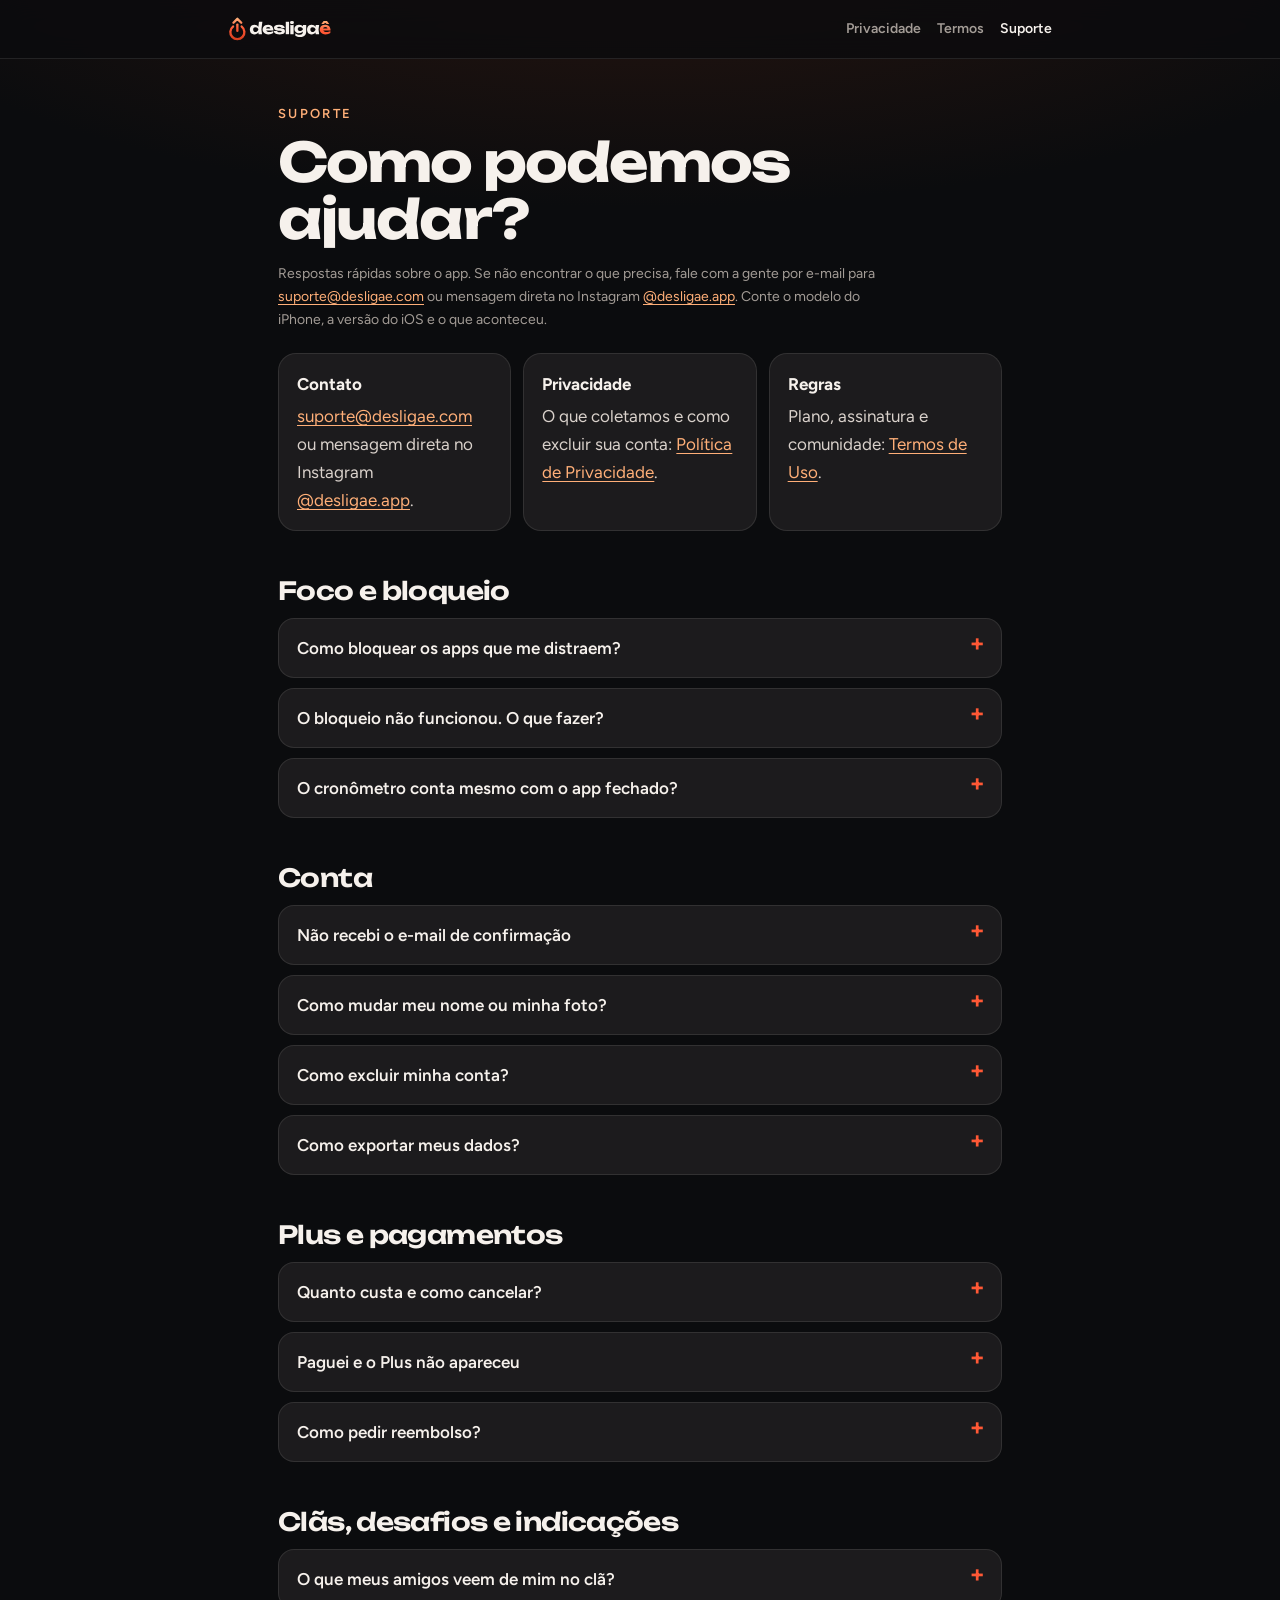
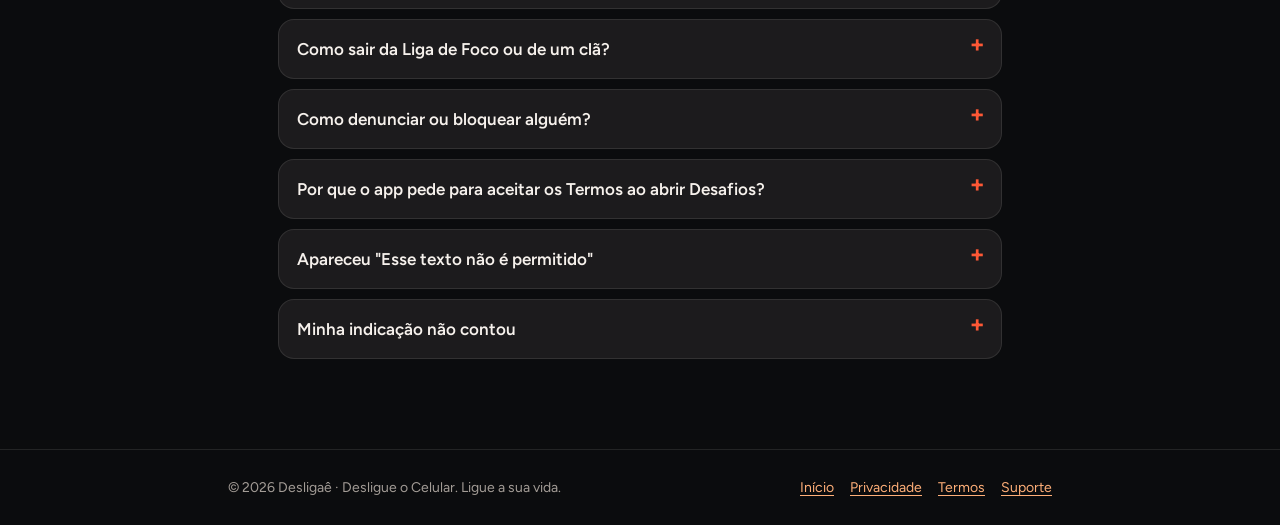
<file: suporte/index.html>
<!doctype html>
<html lang="pt-BR">
<head>
<meta charset="utf-8">
<meta name="viewport" content="width=device-width, initial-scale=1, viewport-fit=cover">
<meta name="theme-color" content="#0B0C0E">
<title>Suporte · Desligaê</title>
<meta name="description" content="Ajuda com o Desligaê: bloqueio de apps, conta, assinatura Plus, clãs, denúncias e contato.">
<link rel="icon" href="/img/icone.png">
<link rel="canonical" href="https://desligae.com/suporte/">
<link rel="preconnect" href="https://fonts.googleapis.com"><link rel="preconnect" href="https://fonts.gstatic.com" crossorigin>
<link rel="stylesheet" href="https://fonts.googleapis.com/css2?family=Unbounded:wght@600;700&family=Figtree:wght@400;600&display=swap">
<style>
:root{--caverna:#0B0C0E;--rocha:#1C1B1D;--rocha2:#26242A;--brasa:#FF5835;--faisca:#FFAF78;--areia:#F6F1EC;--texto:#D9D1CB;--cinza:#A39C96;--linha:rgba(246,241,236,.10);
  --f-display:"Unbounded","Arial Black",system-ui,sans-serif;--f-body:"Figtree",system-ui,-apple-system,"Segoe UI",sans-serif;color-scheme:dark}
*{box-sizing:border-box}html{scroll-behavior:smooth}
body{margin:0;background:radial-gradient(120% 60% at 50% -10%,#2a1610 0%,var(--caverna) 55%) fixed,var(--caverna);color:var(--texto);font-family:var(--f-body);font-size:17px;line-height:1.65;-webkit-font-smoothing:antialiased}
a{color:var(--faisca);text-underline-offset:3px}a:hover{color:var(--areia)}
.bar{position:sticky;top:0;z-index:5;background:rgba(11,12,14,.82);backdrop-filter:blur(12px);-webkit-backdrop-filter:blur(12px);border-bottom:1px solid var(--linha);padding-top:env(safe-area-inset-top,0px)}
.bar .in{max-width:860px;margin:0 auto;height:58px;display:flex;align-items:center;justify-content:space-between;gap:12px;padding-left:max(18px,env(safe-area-inset-left,0px));padding-right:max(18px,env(safe-area-inset-right,0px))}
.bar svg{height:26px;width:auto;display:block}
.bar nav{display:flex;gap:16px;font-size:14px;font-weight:600}
.bar nav a{color:var(--cinza);text-decoration:none}.bar nav a[aria-current]{color:var(--areia)}
main{max-width:760px;margin:0 auto;padding-left:max(18px,env(safe-area-inset-left,0px));padding-right:max(18px,env(safe-area-inset-right,0px));padding-block:44px 80px}
.eyebrow{font-size:13px;font-weight:600;letter-spacing:.18em;text-transform:uppercase;color:var(--faisca);margin:0 0 10px}
h1{font-family:var(--f-display);font-weight:700;letter-spacing:-.035em;line-height:1.05;color:var(--areia);font-size:clamp(34px,8vw,54px);margin:0;text-wrap:balance}
h2{font-family:var(--f-display);font-weight:600;letter-spacing:-.025em;line-height:1.15;color:var(--areia);font-size:clamp(20px,4.6vw,25px);margin:46px 0 12px;scroll-margin-top:80px;text-wrap:balance}
h3{color:var(--areia);font-size:17px;margin:24px 0 6px}
p,li{max-width:68ch}ul,ol{padding-left:22px}li{margin:6px 0}
strong{color:var(--areia)}
.meta{color:var(--cinza);font-size:14px;margin:14px 0 0}
.tldr{margin-top:28px;background:linear-gradient(160deg,rgba(255,88,53,.14),rgba(255,88,53,.03) 60%),var(--rocha);border:1px solid rgba(255,88,53,.35);border-radius:22px;padding:20px 22px}
.tldr h2{margin-top:0;font-size:18px}.tldr ul{margin:0}
.toc{margin-top:22px;border:1px solid var(--linha);border-radius:18px;padding:14px 20px;background:rgba(28,27,29,.6)}
.toc summary{cursor:pointer;font-weight:600;color:var(--areia)}
.toc ol{margin:10px 0 4px;font-size:15px}
.tbl{overflow-x:auto;margin:14px 0;border:1px solid var(--linha);border-radius:16px}
table{border-collapse:collapse;width:100%;min-width:560px;font-size:14.5px;line-height:1.45}
th,td{text-align:left;vertical-align:top;padding:11px 13px;border-bottom:1px solid var(--linha)}
th{color:var(--areia);background:var(--rocha);font-weight:600}tr:last-child td{border-bottom:0}
.note{border-left:3px solid var(--brasa);padding:4px 0 4px 14px;color:var(--texto);margin:16px 0}
.cards{display:grid;grid-template-columns:repeat(auto-fit,minmax(220px,1fr));gap:12px;margin-top:22px}
.card{background:var(--rocha);border:1px solid var(--linha);border-radius:18px;padding:16px 18px}
.card b{display:block;color:var(--areia);margin-bottom:4px}
details.q{background:var(--rocha);border:1px solid var(--linha);border-radius:16px;padding:0 18px;margin:10px 0}
details.q summary{list-style:none;cursor:pointer;padding:15px 0;font-weight:600;color:var(--areia);display:flex;justify-content:space-between;gap:12px}
details.q summary::-webkit-details-marker{display:none}
details.q summary::after{content:"+";color:var(--brasa);font-family:var(--f-display);font-size:20px;line-height:1;transition:transform .25s;flex:none}
details.q[open] summary::after{transform:rotate(45deg)}
details.q>div{padding:0 0 14px}
footer{border-top:1px solid var(--linha);color:var(--cinza);font-size:14px}
footer .in{max-width:860px;margin:0 auto;padding:26px max(18px,env(safe-area-inset-right,0px)) calc(26px + env(safe-area-inset-bottom,0px)) max(18px,env(safe-area-inset-left,0px));display:flex;flex-wrap:wrap;gap:10px 22px;justify-content:space-between}
footer nav{display:flex;gap:16px;flex-wrap:wrap}
:focus-visible{outline:2px solid var(--faisca);outline-offset:3px;border-radius:6px}
@media print{body{background:#fff;color:#000}.bar,footer{display:none}}
</style>
</head>
<body>
<header class="bar"><div class="in"><a href="/" aria-label="Desligaê, página inicial"><svg aria-hidden="true" xmlns="http://www.w3.org/2000/svg" width="399" height="100" viewBox="0 0 399 100"><defs><linearGradient id="brasa" gradientUnits="userSpaceOnUse" x1="50" y1="6" x2="50" y2="94">
<stop offset="0" stop-color="#FFB27C"/><stop offset=".45" stop-color="#FF5835"/><stop offset="1" stop-color="#D23C1C"/></linearGradient>
<linearGradient id="brasaDeep" gradientUnits="userSpaceOnUse" x1="50" y1="6" x2="50" y2="94">
<stop offset="0" stop-color="#FF5835"/><stop offset="1" stop-color="#AE351E"/></linearGradient>
<linearGradient id="eg" x1="0" y1="0" x2="0" y2="1"><stop offset="0" stop-color="#FFAF78"/><stop offset=".7" stop-color="#FF5835"/></linearGradient>
<linearGradient id="egDeep" x1="0" y1="0" x2="0" y2="1"><stop offset="0" stop-color="#FF5835"/><stop offset="1" stop-color="#AE351E"/></linearGradient></defs><g transform="translate(-14.00 0.00) scale(1.00000)"><g fill="none" stroke="url(#brasa)" stroke-width="9" stroke-linecap="round" stroke-linejoin="round" transform="translate(0 2)"><path d="M66.62 38.72 A27 27 0 1 1 33.38 38.72"/><path d="M50 55 L50 31"/><path d="M35 24 L50 9 L65 24"/></g></g><path fill="#F6F1EC" d="M117.72800000000001 69.964 116.054 56.696 118.224 52.355999999999995 116.11600000000001 46.9 119.09200000000001 22.223999999999997H132.236L128.578 51.302L130.81 69.964ZM120.456 52.294Q119.58800000000001 57.873999999999995 117.01500000000001 62.089999999999996Q114.44200000000001 66.306 110.50500000000001 68.631Q106.56800000000001 70.956 101.546 70.956Q96.33800000000001 70.956 92.40100000000001 68.631Q88.464 66.306 86.232 62.059Q84.0 57.812 84.0 52.294Q84.0 46.652 86.232 42.436Q88.464 38.22 92.40100000000001 35.864Q96.33800000000001 33.507999999999996 101.546 33.507999999999996Q106.56800000000001 33.507999999999996 110.50500000000001 35.833Q114.44200000000001 38.158 117.046 42.343Q119.65 46.528 120.456 52.294ZM96.834 52.294Q96.834 54.897999999999996 97.91900000000001 56.943999999999996Q99.004 58.989999999999995 100.92600000000002 60.137Q102.84800000000001 61.284 105.328 61.284Q107.932 61.284 110.226 60.137Q112.52000000000001 58.989999999999995 114.256 56.943999999999996Q115.992 54.897999999999996 116.86000000000001 52.294Q115.992 49.628 114.256 47.582Q112.52000000000001 45.536 110.226 44.358000000000004Q107.932 43.18 105.328 43.18Q102.84800000000001 43.18 100.92600000000002 44.358000000000004Q99.004 45.536 97.91900000000001 47.582Q96.834 49.628 96.834 52.294Z"/><path fill="#F6F1EC" d="M155.424 70.956Q148.97600000000003 70.956 143.923 68.6Q138.87 66.244 135.95600000000002 61.997Q133.04200000000003 57.75 133.04200000000003 52.108Q133.04200000000003 46.59 135.83200000000002 42.405Q138.622 38.22 143.48900000000003 35.864Q148.35600000000002 33.507999999999996 154.49400000000003 33.507999999999996Q160.88000000000002 33.507999999999996 165.375 36.266999999999996Q169.87 39.025999999999996 172.31900000000002 44.048Q174.76800000000003 49.07 174.76800000000003 55.89H143.27200000000002V48.263999999999996H167.63800000000003L163.484 50.93Q163.23600000000002 48.202 162.12 46.311Q161.00400000000002 44.42 159.175 43.428Q157.346 42.436 154.80400000000003 42.436Q152.014 42.436 150.03000000000003 43.552Q148.04600000000002 44.668 146.93 46.620999999999995Q145.81400000000002 48.574 145.81400000000002 51.178Q145.81400000000002 54.525999999999996 147.33300000000003 56.851Q148.852 59.176 151.79700000000003 60.416Q154.74200000000002 61.656 159.02 61.656Q162.92600000000002 61.656 166.80100000000002 60.632999999999996Q170.67600000000002 59.61 173.83800000000002 57.75V65.81Q170.18 68.28999999999999 165.49900000000002 69.62299999999999Q160.818 70.956 155.424 70.956Z"/><path fill="#F6F1EC" d="M219.036 58.432Q219.036 62.524 216.556 65.314Q214.07600000000002 68.104 209.488 69.53Q204.9 70.956 198.452 70.956Q191.818 70.956 186.827 69.344Q181.836 67.732 179.046 64.818Q176.256 61.903999999999996 176.07000000000002 58.06H188.904Q189.33800000000002 59.486 190.609 60.509Q191.88 61.532 193.988 62.059Q196.096 62.586 199.01000000000002 62.586Q202.792 62.586 204.745 61.842Q206.698 61.098 206.698 59.61Q206.698 58.432 205.21 57.843Q203.722 57.254 200.126 56.944L193.864 56.448Q187.602 56.013999999999996 183.913 54.556999999999995Q180.22400000000002 53.099999999999994 178.61200000000002 50.775Q177.0 48.45 177.0 45.474000000000004Q177.0 41.444 179.51100000000002 38.809Q182.02200000000002 36.174 186.517 34.840999999999994Q191.012 33.507999999999996 197.026 33.507999999999996Q202.978 33.507999999999996 207.62800000000001 35.05799999999999Q212.27800000000002 36.608 215.068 39.367Q217.858 42.126 218.292 45.846000000000004H205.458Q205.14800000000002 44.668 204.09400000000002 43.706999999999994Q203.04000000000002 42.745999999999995 201.18 42.126Q199.32000000000002 41.506 196.406 41.506Q192.996 41.506 191.229 42.25Q189.46200000000002 42.994 189.46200000000002 44.358000000000004Q189.46200000000002 45.412 190.54700000000003 46.032Q191.632 46.652 194.608 46.9L202.854 47.519999999999996Q208.99200000000002 47.891999999999996 212.526 49.287Q216.06 50.682 217.548 52.976Q219.036 55.269999999999996 219.036 58.432Z"/><path fill="#F6F1EC" d="M222.198 22.223999999999997H234.908V69.964H222.198Z"/><path fill="#F6F1EC" d="M239.682 34.004 246.06799999999998 35.244 252.39199999999997 34.004V69.964H239.682ZM246.00599999999997 31.089999999999996Q242.71999999999997 31.089999999999996 240.67399999999998 29.447Q238.62799999999996 27.804000000000002 238.62799999999996 24.951999999999998Q238.62799999999996 22.162 240.67399999999998 20.488Q242.71999999999997 18.814 246.00599999999997 18.814Q249.41599999999997 18.814 251.43099999999998 20.488Q253.44599999999997 22.162 253.44599999999997 24.951999999999998Q253.44599999999997 27.804000000000002 251.43099999999998 29.447Q249.41599999999997 31.089999999999996 246.00599999999997 31.089999999999996Z"/><path fill="#F6F1EC" d="M288.10400000000004 61.036V55.022L288.538 53.534V44.854L288.10400000000004 43.552V34.562H300.752V60.54Q300.752 67.05 297.71400000000006 71.69999999999999Q294.67600000000004 76.35 289.25100000000003 78.768Q283.826 81.18599999999999 276.44800000000004 81.18599999999999Q271.55 81.18599999999999 267.365 79.91499999999999Q263.18 78.644 259.026 76.164V66.616Q262.87 69.468 267.117 70.739Q271.36400000000003 72.01 275.642 72.01Q281.718 72.01 284.91100000000006 69.406Q288.10400000000004 66.80199999999999 288.10400000000004 61.036ZM272.914 66.244Q267.892 66.244 263.986 64.19800000000001Q260.08000000000004 62.152 257.817 58.463Q255.55400000000003 54.774 255.55400000000003 49.876Q255.55400000000003 44.916 257.817 41.257999999999996Q260.08000000000004 37.6 263.986 35.554Q267.892 33.507999999999996 272.914 33.507999999999996Q276.634 33.507999999999996 279.73400000000004 34.655Q282.834 35.802 285.252 37.693Q287.67 39.584 289.313 41.785Q290.956 43.986 291.824 46.156Q292.692 48.326 292.692 50.0Q292.692 52.294 291.35900000000004 55.083999999999996Q290.026 57.873999999999995 287.48400000000004 60.416Q284.942 62.958 281.25300000000004 64.601Q277.564 66.244 272.914 66.244ZM277.192 57.626Q280.85 57.626 283.702 55.70399999999999Q286.55400000000003 53.782 288.538 49.876Q286.492 45.908 283.64 44.016999999999996Q280.788 42.126 277.192 42.126Q274.464 42.126 272.449 43.056Q270.434 43.986 269.38 45.753Q268.326 47.519999999999996 268.326 49.876Q268.326 52.17 269.38 53.937Q270.434 55.704 272.418 56.665Q274.40200000000004 57.626 277.192 57.626Z"/><path fill="#F6F1EC" d="M337.394 69.964 335.782 57.192 337.456 52.294 335.782 47.396 337.394 34.562H350.538L348.306 52.232L350.538 69.964ZM340.37 52.294Q339.502 57.873999999999995 336.929 62.089999999999996Q334.356 66.306 330.419 68.631Q326.482 70.956 321.46000000000004 70.956Q316.252 70.956 312.315 68.631Q308.378 66.306 306.14599999999996 62.059Q303.914 57.812 303.914 52.294Q303.914 46.652 306.14599999999996 42.436Q308.378 38.22 312.315 35.864Q316.252 33.507999999999996 321.46000000000004 33.507999999999996Q326.482 33.507999999999996 330.419 35.833Q334.356 38.158 336.96000000000004 42.343Q339.564 46.528 340.37 52.294ZM316.748 52.294Q316.748 54.897999999999996 317.83299999999997 56.943999999999996Q318.918 58.989999999999995 320.84000000000003 60.137Q322.762 61.284 325.242 61.284Q327.846 61.284 330.14 60.137Q332.434 58.989999999999995 334.17 56.943999999999996Q335.906 54.897999999999996 336.774 52.294Q335.906 49.628 334.17 47.582Q332.434 45.536 330.14 44.358000000000004Q327.846 43.18 325.242 43.18Q322.762 43.18 320.84000000000003 44.358000000000004Q318.918 45.536 317.83299999999997 47.582Q316.748 49.628 316.748 52.294Z"/><path fill="url(#eg)" d="M375.21400000000006 70.956Q368.766 70.956 363.713 68.6Q358.66 66.244 355.74600000000004 61.997Q352.83200000000005 57.75 352.83200000000005 52.108Q352.83200000000005 46.59 355.62200000000007 42.405Q358.41200000000003 38.22 363.279 35.864Q368.146 33.507999999999996 374.28400000000005 33.507999999999996Q380.67 33.507999999999996 385.165 36.266999999999996Q389.66 39.025999999999996 392.10900000000004 44.048Q394.55800000000005 49.07 394.55800000000005 55.89H363.062V48.263999999999996H387.42800000000005L383.27400000000006 50.93Q383.02600000000007 48.202 381.9100000000001 46.311Q380.79400000000004 44.42 378.96500000000003 43.428Q377.136 42.436 374.59400000000005 42.436Q371.80400000000003 42.436 369.82000000000005 43.552Q367.836 44.668 366.72 46.620999999999995Q365.60400000000004 48.574 365.60400000000004 51.178Q365.60400000000004 54.525999999999996 367.12300000000005 56.851Q368.64200000000005 59.176 371.58700000000005 60.416Q374.53200000000004 61.656 378.81000000000006 61.656Q382.716 61.656 386.591 60.632999999999996Q390.466 59.61 393.62800000000004 57.75V65.81Q389.97 68.28999999999999 385.28900000000004 69.62299999999999Q380.60800000000006 70.956 375.21400000000006 70.956ZM367.77400000000006 19.372H380.7320000000001L389.59800000000007 31.089999999999996H379.61600000000004L371.30800000000005 22.472H377.19800000000004L368.95200000000006 31.089999999999996H358.9080000000001Z"/></svg></a><nav aria-label="Páginas legais"><a href="/privacidade/">Privacidade</a><a href="/termos/">Termos</a><a href="/suporte/" aria-current="page">Suporte</a></nav></div></header>
<main>

<p class="eyebrow">Suporte</p>
<h1>Como podemos ajudar?</h1>
<p class="meta">Respostas rápidas sobre o app. Se não encontrar o que precisa, fale com a gente por e-mail para <a href="mailto:suporte@desligae.com">suporte@desligae.com</a> ou mensagem direta no Instagram <a href="https://www.instagram.com/desligae.app/">@desligae.app</a>. Conte o modelo do iPhone, a versão do iOS e o que aconteceu.</p>

<div class="cards">
  <div class="card"><b>Contato</b><a href="mailto:suporte@desligae.com">suporte@desligae.com</a><br>ou mensagem direta no Instagram <a href="https://www.instagram.com/desligae.app/">@desligae.app</a>.</div>
  <div class="card"><b>Privacidade</b>O que coletamos e como excluir sua conta: <a href="/privacidade/">Política de Privacidade</a>.</div>
  <div class="card"><b>Regras</b>Plano, assinatura e comunidade: <a href="/termos/">Termos de Uso</a>.</div>
</div>

<h2>Foco e bloqueio</h2>
<details class="q"><summary>Como bloquear os apps que me distraem?</summary><div><p>Na aba Foco, escolha os apps e as regras de bloqueio. Na primeira vez, o iPhone pede permissão para o Desligaê usar o Tempo de Uso: toque em Continuar e confirme com o seu código ou Face ID. A escolha dos apps fica só no seu aparelho.</p></div></details>
<details class="q"><summary>O bloqueio não funcionou. O que fazer?</summary><div><p>Confira em Ajustes → Tempo de Uso se ele está ativo e se o Desligaê continua com permissão. Depois feche o app e abra de novo. Atualizar o iOS e reiniciar o iPhone também costumam resolver. O bloqueio depende do sistema da Apple e pode ser desativado pelo próprio iPhone em algumas situações.</p></div></details>
<details class="q"><summary>O cronômetro conta mesmo com o app fechado?</summary><div><p>Sim. O app guarda a hora em que você começou e, ao voltar, retoma a contagem. O tempo em andamento aparece na tela bloqueada pela Atividade ao Vivo. Enquanto ele roda, só a hora de início vai ao servidor, para contar o limite do plano gratuito. Quando a sessão termina, vão o início, o fim e o motivo do encerramento.</p></div></details>

<h2>Conta</h2>
<details class="q"><summary>Não recebi o e-mail de confirmação</summary><div><p>Veja a caixa de spam e a aba Promoções. Confira se o e-mail foi digitado certo e peça um novo código pelo app. Se não chegar, fale com a gente.</p></div></details>
<details class="q"><summary>Como mudar meu nome ou minha foto?</summary><div><p>Na aba Você, toque no seu perfil. A foto é privada e só você vê.</p></div></details>
<details class="q"><summary>Como excluir minha conta?</summary><div><p>Em <strong>Você → Excluir conta…</strong>. Dá para excluir sempre pelo app, inclusive se você administra um clã ou se a sua conta estiver suspensa. Nos clãs que você administra, a administração passa sozinha para o integrante mais antigo; sem ninguém, o clã é apagado.</p><p>Excluir a conta apaga seus dados do servidor e do iPhone, mas não cancela o Plus na Apple. <a href="/privacidade/#excluir">Veja o que é apagado.</a></p></div></details>
<details class="q"><summary>Como exportar meus dados?</summary><div><p>Em Minha vida dá para exportar uma cópia completa em JSON, e as finanças também saem em CSV. Para outros dados, peça pelo contato.</p></div></details>

<h2>Plus e pagamentos</h2>
<details class="q"><summary>Quanto custa e como cancelar?</summary><div><p>O Plus custa R$ 9,90 por mês, cobrado pela Apple, com renovação automática. Para cancelar, vá em Ajustes do iPhone → seu nome → Assinaturas → Desligaê. O acesso continua até o fim do período pago.</p></div></details>
<details class="q"><summary>Paguei e o Plus não apareceu</summary><div><p>Em Você → Seu plano, toque em Restaurar compras com a mesma conta Apple da compra. Se continuar sem o Plus, fale com a gente informando a data da compra.</p></div></details>
<details class="q"><summary>Como pedir reembolso?</summary><div><p>Quem processa os pagamentos é a Apple, então o pedido de reembolso é feito em <a href="https://reportaproblem.apple.com">reportaproblem.apple.com</a>.</p></div></details>

<h2>Clãs, desafios e indicações</h2>
<details class="q"><summary>O que meus amigos veem de mim no clã?</summary><div><p>Veem seu nome público, os desafios e metas do clã e o progresso que você informa. Na Liga de Foco, que só funciona se você aceitar, aparece o total de minutos de foco da semana. Num desafio competitivo, os participantes veem quantos pedidos de tempo extra você fez e quantos pontos custaram. Os horários das suas sessões de foco, os apps, as finanças, as notas e a sua foto nunca aparecem.</p></div></details>
<details class="q"><summary>Como sair da Liga de Foco ou de um clã?</summary><div><p>Abra o clã em Desafios. Lá você pode sair da Liga ou sair do clã. Ao sair da Liga, seus minutos deixam de aparecer a partir da semana atual.</p></div></details>
<details class="q"><summary>Como denunciar ou bloquear alguém?</summary><div><p>No clã ou no desafio, toque em <strong>⋯</strong> ao lado do nome da pessoa e escolha <strong>Denunciar…</strong> ou <strong>Bloquear pessoa</strong>. Para denunciar o clã ou o desafio inteiro, toque em <strong>⋯</strong> no topo da tela e escolha <strong>Denunciar clã…</strong> ou <strong>Denunciar desafio…</strong>. Você também pode ir em <strong>Você → Bloquear ou denunciar</strong> e escolher a pessoa.</p><p>A denúncia chega à equipe e é analisada em até 24 horas. Havendo violação dos <a href="/termos/#comunidade">Termos de Uso</a>, o conteúdo é removido ou a conta responsável é suspensa ou excluída. Temos tolerância zero com conteúdo ofensivo e pessoas abusivas. Em caso de ameaça ou perigo, procure também as autoridades.</p><p>Quem você bloqueia continua listado para você, mas aparece como "Pessoa bloqueada", e os textos dela (o nome e os nomes de clãs, desafios e metas que ela criou) ficam ocultos. Os números agregados continuam. Ela não pode mais convidar você. A equipe do Desligaê recebe um registro de cada bloqueio para analisar.</p></div></details>
<details class="q"><summary>Por que o app pede para aceitar os Termos ao abrir Desafios?</summary><div><p>Clãs e desafios reúnem pessoas reais, então quem participa precisa aceitar os <a href="/termos/#comunidade">Termos de Uso</a>: "Li e aceito os Termos de Uso. Não toleramos conteúdo ofensivo nem pessoas abusivas." No cadastro pela aba Criar conta (por e-mail ou, quando essa opção estiver disponível, com Google ou Apple), o aceite já é feito ali. O app pede o aceite ao abrir clãs e desafios enquanto o aceite da versão atual não estiver registrado neste iPhone: em contas antigas, em contas criadas com Google ou Apple pela aba Entrar (quando essa opção estiver disponível) e, às vezes, num iPhone novo ou depois de reinstalar o app, porque o registro do aceite fica só no aparelho. Se você recusar, volta para a aba anterior, e o pedido aparece de novo da próxima vez. Foco e Minha vida nunca exigem esse aceite.</p></div></details>
<details class="q"><summary>Apareceu "Esse texto não é permitido"</summary><div><p>Os textos que outras pessoas veem (nome público, nome e descrição de clã, nome e meta de desafio, título de meta do clã) passam por um filtro automático. Se ele barrar o que você escreveu, revise o texto e tente de novo.</p></div></details>
<details class="q"><summary>Minha indicação não contou</summary><div><p>Uma indicação conta depois que o amigo confirma o e-mail. Ela pode não valer em caso de autoindicação, conta repetida ou e-mail descartável. O status de cada indicação aparece em Você → Indique amigos.</p></div></details>

</main>
<footer><div class="in"><span>© 2026 Desligaê · Desligue o Celular. Ligue a sua vida.</span><nav><a href="/">Início</a><a href="/privacidade/">Privacidade</a><a href="/termos/">Termos</a><a href="/suporte/">Suporte</a></nav></div></footer>
</body>
</html>
</file>
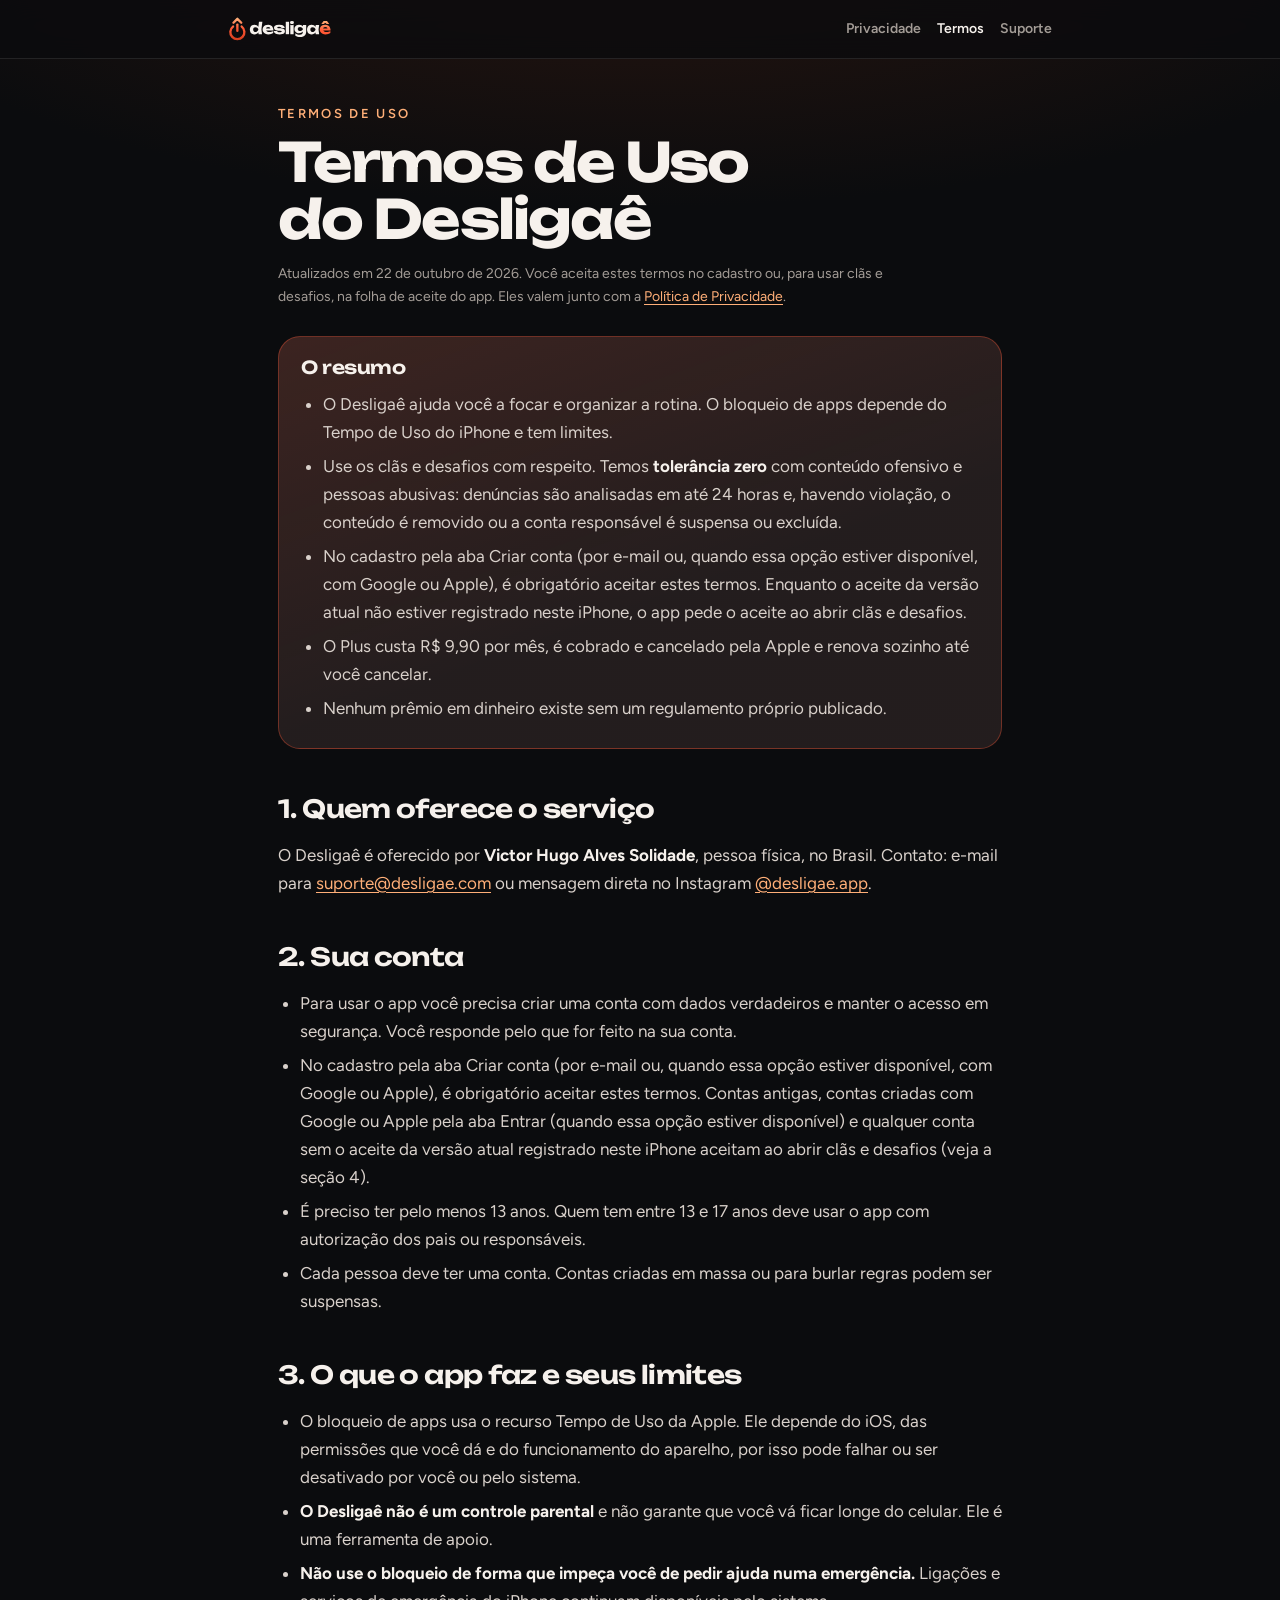
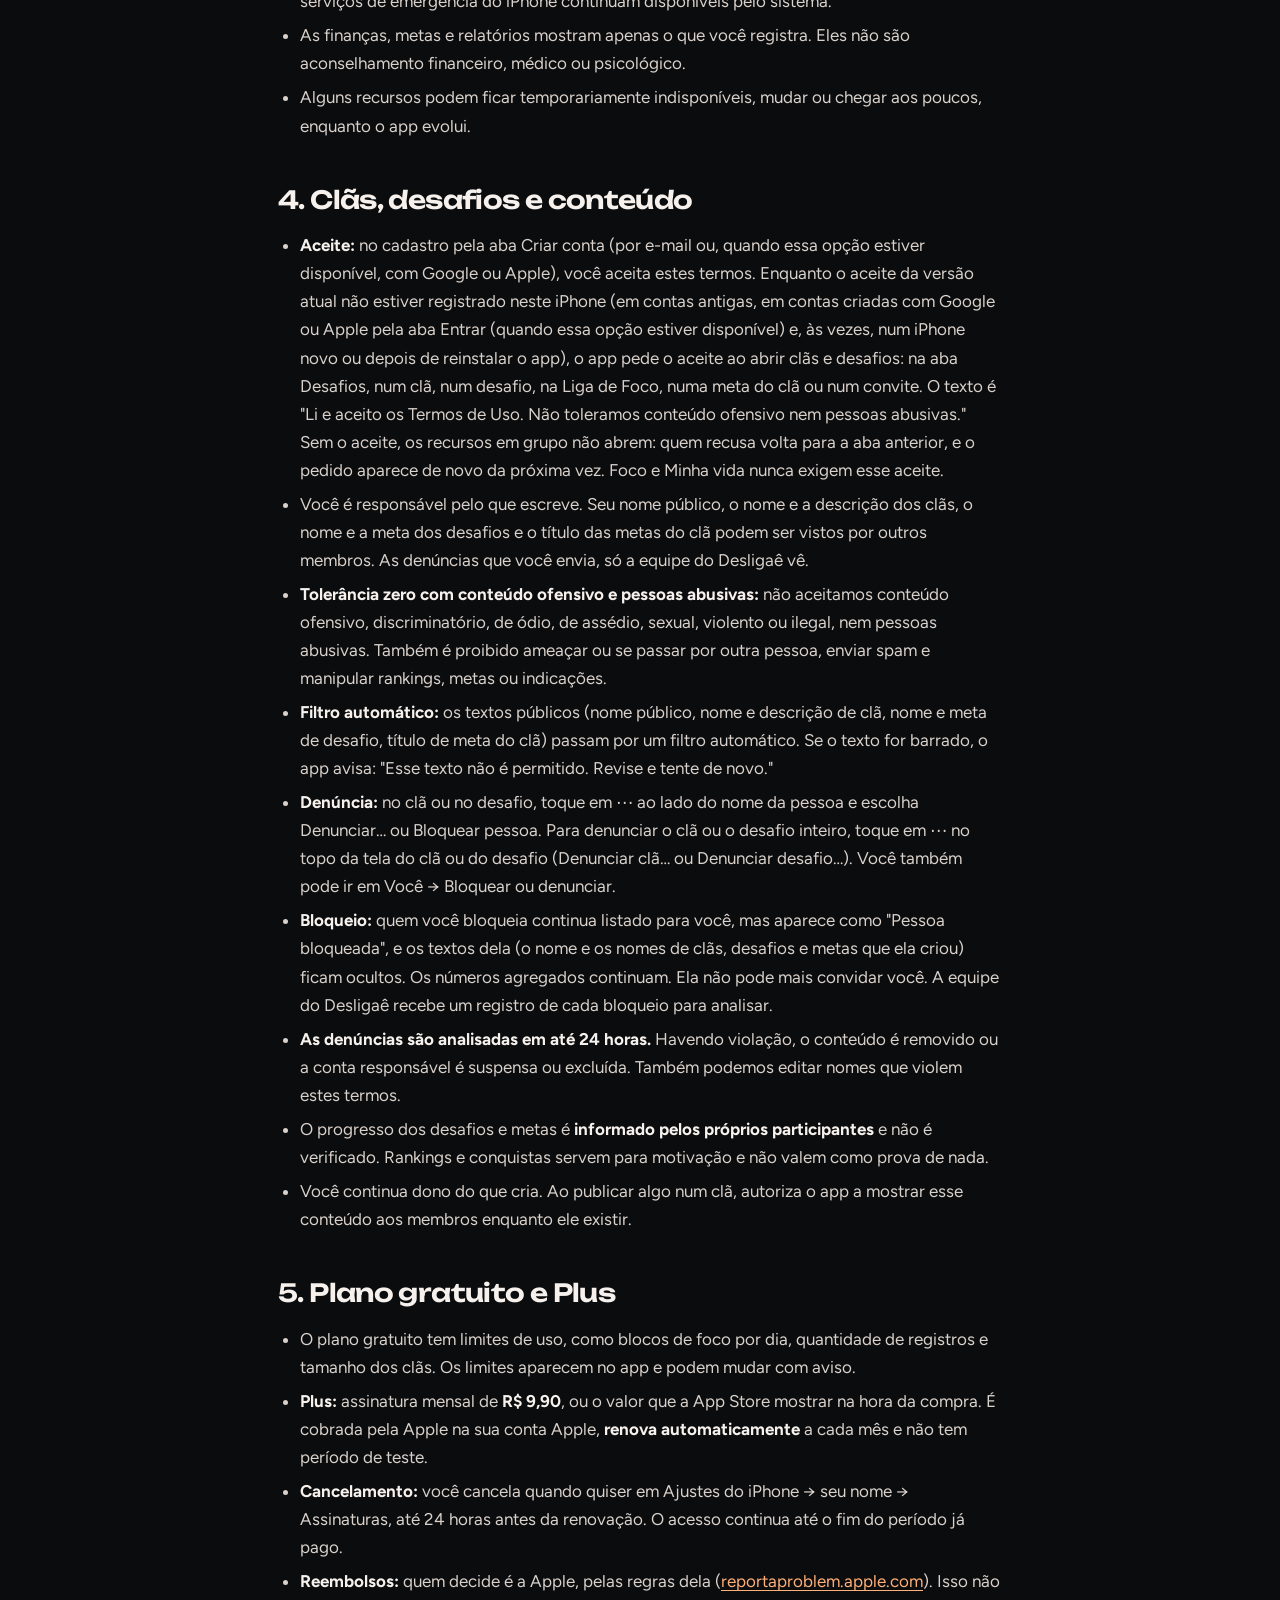
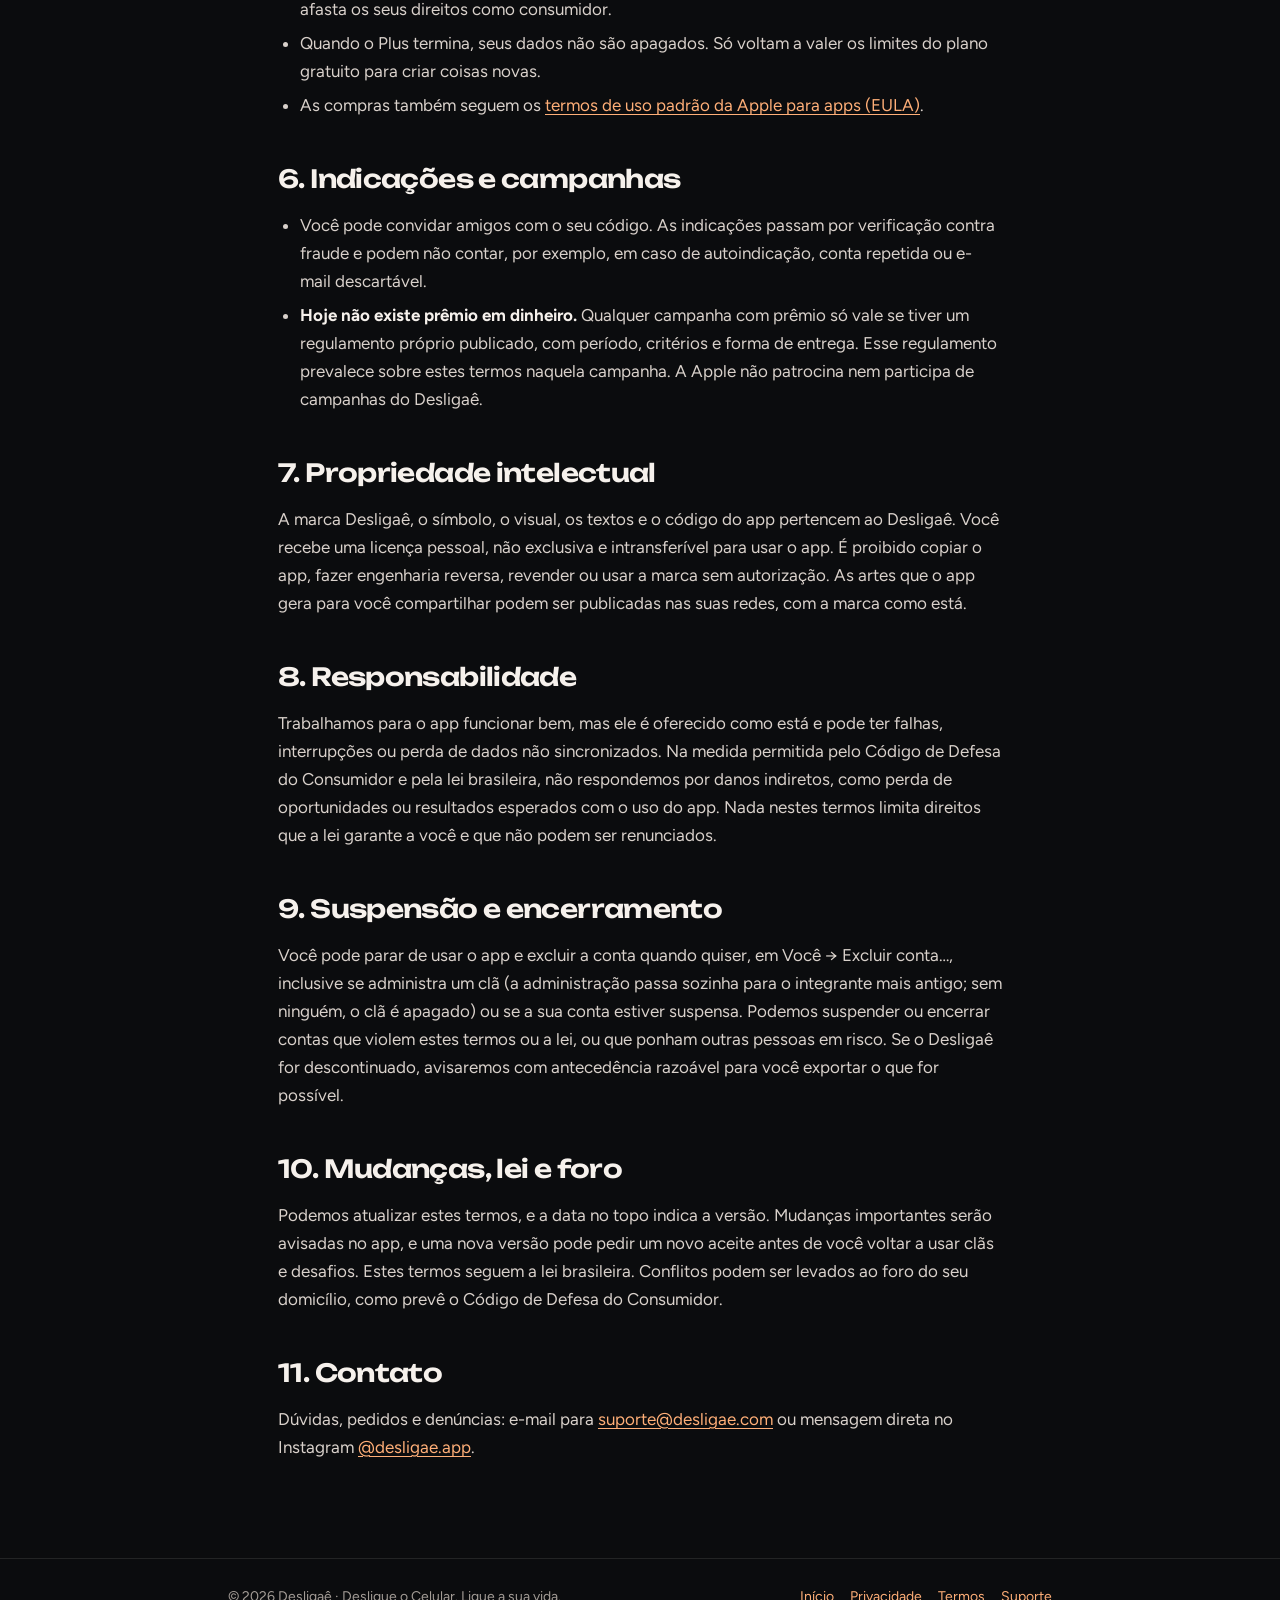
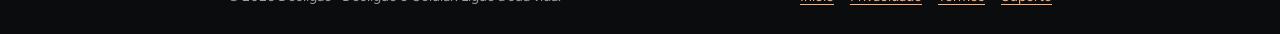
<file: termos/index.html>
<!doctype html>
<html lang="pt-BR">
<head>
<meta charset="utf-8">
<meta name="viewport" content="width=device-width, initial-scale=1, viewport-fit=cover">
<meta name="theme-color" content="#0B0C0E">
<title>Termos de Uso · Desligaê</title>
<meta name="description" content="Regras de uso do Desligaê: conta, bloqueio de apps, clãs e conduta, assinatura Plus e indicações.">
<link rel="icon" href="/img/icone.png">
<link rel="canonical" href="https://desligae.com/termos/">
<link rel="preconnect" href="https://fonts.googleapis.com"><link rel="preconnect" href="https://fonts.gstatic.com" crossorigin>
<link rel="stylesheet" href="https://fonts.googleapis.com/css2?family=Unbounded:wght@600;700&family=Figtree:wght@400;600&display=swap">
<style>
:root{--caverna:#0B0C0E;--rocha:#1C1B1D;--rocha2:#26242A;--brasa:#FF5835;--faisca:#FFAF78;--areia:#F6F1EC;--texto:#D9D1CB;--cinza:#A39C96;--linha:rgba(246,241,236,.10);
  --f-display:"Unbounded","Arial Black",system-ui,sans-serif;--f-body:"Figtree",system-ui,-apple-system,"Segoe UI",sans-serif;color-scheme:dark}
*{box-sizing:border-box}html{scroll-behavior:smooth}
body{margin:0;background:radial-gradient(120% 60% at 50% -10%,#2a1610 0%,var(--caverna) 55%) fixed,var(--caverna);color:var(--texto);font-family:var(--f-body);font-size:17px;line-height:1.65;-webkit-font-smoothing:antialiased}
a{color:var(--faisca);text-underline-offset:3px}a:hover{color:var(--areia)}
.bar{position:sticky;top:0;z-index:5;background:rgba(11,12,14,.82);backdrop-filter:blur(12px);-webkit-backdrop-filter:blur(12px);border-bottom:1px solid var(--linha);padding-top:env(safe-area-inset-top,0px)}
.bar .in{max-width:860px;margin:0 auto;height:58px;display:flex;align-items:center;justify-content:space-between;gap:12px;padding-left:max(18px,env(safe-area-inset-left,0px));padding-right:max(18px,env(safe-area-inset-right,0px))}
.bar svg{height:26px;width:auto;display:block}
.bar nav{display:flex;gap:16px;font-size:14px;font-weight:600}
.bar nav a{color:var(--cinza);text-decoration:none}.bar nav a[aria-current]{color:var(--areia)}
main{max-width:760px;margin:0 auto;padding-left:max(18px,env(safe-area-inset-left,0px));padding-right:max(18px,env(safe-area-inset-right,0px));padding-block:44px 80px}
.eyebrow{font-size:13px;font-weight:600;letter-spacing:.18em;text-transform:uppercase;color:var(--faisca);margin:0 0 10px}
h1{font-family:var(--f-display);font-weight:700;letter-spacing:-.035em;line-height:1.05;color:var(--areia);font-size:clamp(34px,8vw,54px);margin:0;text-wrap:balance}
h2{font-family:var(--f-display);font-weight:600;letter-spacing:-.025em;line-height:1.15;color:var(--areia);font-size:clamp(20px,4.6vw,25px);margin:46px 0 12px;scroll-margin-top:80px;text-wrap:balance}
h3{color:var(--areia);font-size:17px;margin:24px 0 6px}
p,li{max-width:68ch}ul,ol{padding-left:22px}li{margin:6px 0}
strong{color:var(--areia)}
.meta{color:var(--cinza);font-size:14px;margin:14px 0 0}
.tldr{margin-top:28px;background:linear-gradient(160deg,rgba(255,88,53,.14),rgba(255,88,53,.03) 60%),var(--rocha);border:1px solid rgba(255,88,53,.35);border-radius:22px;padding:20px 22px}
.tldr h2{margin-top:0;font-size:18px}.tldr ul{margin:0}
.toc{margin-top:22px;border:1px solid var(--linha);border-radius:18px;padding:14px 20px;background:rgba(28,27,29,.6)}
.toc summary{cursor:pointer;font-weight:600;color:var(--areia)}
.toc ol{margin:10px 0 4px;font-size:15px}
.tbl{overflow-x:auto;margin:14px 0;border:1px solid var(--linha);border-radius:16px}
table{border-collapse:collapse;width:100%;min-width:560px;font-size:14.5px;line-height:1.45}
th,td{text-align:left;vertical-align:top;padding:11px 13px;border-bottom:1px solid var(--linha)}
th{color:var(--areia);background:var(--rocha);font-weight:600}tr:last-child td{border-bottom:0}
.note{border-left:3px solid var(--brasa);padding:4px 0 4px 14px;color:var(--texto);margin:16px 0}
.cards{display:grid;grid-template-columns:repeat(auto-fit,minmax(220px,1fr));gap:12px;margin-top:22px}
.card{background:var(--rocha);border:1px solid var(--linha);border-radius:18px;padding:16px 18px}
.card b{display:block;color:var(--areia);margin-bottom:4px}
details.q{background:var(--rocha);border:1px solid var(--linha);border-radius:16px;padding:0 18px;margin:10px 0}
details.q summary{list-style:none;cursor:pointer;padding:15px 0;font-weight:600;color:var(--areia);display:flex;justify-content:space-between;gap:12px}
details.q summary::-webkit-details-marker{display:none}
details.q summary::after{content:"+";color:var(--brasa);font-family:var(--f-display);font-size:20px;line-height:1;transition:transform .25s;flex:none}
details.q[open] summary::after{transform:rotate(45deg)}
details.q>div{padding:0 0 14px}
footer{border-top:1px solid var(--linha);color:var(--cinza);font-size:14px}
footer .in{max-width:860px;margin:0 auto;padding:26px max(18px,env(safe-area-inset-right,0px)) calc(26px + env(safe-area-inset-bottom,0px)) max(18px,env(safe-area-inset-left,0px));display:flex;flex-wrap:wrap;gap:10px 22px;justify-content:space-between}
footer nav{display:flex;gap:16px;flex-wrap:wrap}
:focus-visible{outline:2px solid var(--faisca);outline-offset:3px;border-radius:6px}
@media print{body{background:#fff;color:#000}.bar,footer{display:none}}
</style>
</head>
<body>
<header class="bar"><div class="in"><a href="/" aria-label="Desligaê, página inicial"><svg aria-hidden="true" xmlns="http://www.w3.org/2000/svg" width="399" height="100" viewBox="0 0 399 100"><defs><linearGradient id="brasa" gradientUnits="userSpaceOnUse" x1="50" y1="6" x2="50" y2="94">
<stop offset="0" stop-color="#FFB27C"/><stop offset=".45" stop-color="#FF5835"/><stop offset="1" stop-color="#D23C1C"/></linearGradient>
<linearGradient id="brasaDeep" gradientUnits="userSpaceOnUse" x1="50" y1="6" x2="50" y2="94">
<stop offset="0" stop-color="#FF5835"/><stop offset="1" stop-color="#AE351E"/></linearGradient>
<linearGradient id="eg" x1="0" y1="0" x2="0" y2="1"><stop offset="0" stop-color="#FFAF78"/><stop offset=".7" stop-color="#FF5835"/></linearGradient>
<linearGradient id="egDeep" x1="0" y1="0" x2="0" y2="1"><stop offset="0" stop-color="#FF5835"/><stop offset="1" stop-color="#AE351E"/></linearGradient></defs><g transform="translate(-14.00 0.00) scale(1.00000)"><g fill="none" stroke="url(#brasa)" stroke-width="9" stroke-linecap="round" stroke-linejoin="round" transform="translate(0 2)"><path d="M66.62 38.72 A27 27 0 1 1 33.38 38.72"/><path d="M50 55 L50 31"/><path d="M35 24 L50 9 L65 24"/></g></g><path fill="#F6F1EC" d="M117.72800000000001 69.964 116.054 56.696 118.224 52.355999999999995 116.11600000000001 46.9 119.09200000000001 22.223999999999997H132.236L128.578 51.302L130.81 69.964ZM120.456 52.294Q119.58800000000001 57.873999999999995 117.01500000000001 62.089999999999996Q114.44200000000001 66.306 110.50500000000001 68.631Q106.56800000000001 70.956 101.546 70.956Q96.33800000000001 70.956 92.40100000000001 68.631Q88.464 66.306 86.232 62.059Q84.0 57.812 84.0 52.294Q84.0 46.652 86.232 42.436Q88.464 38.22 92.40100000000001 35.864Q96.33800000000001 33.507999999999996 101.546 33.507999999999996Q106.56800000000001 33.507999999999996 110.50500000000001 35.833Q114.44200000000001 38.158 117.046 42.343Q119.65 46.528 120.456 52.294ZM96.834 52.294Q96.834 54.897999999999996 97.91900000000001 56.943999999999996Q99.004 58.989999999999995 100.92600000000002 60.137Q102.84800000000001 61.284 105.328 61.284Q107.932 61.284 110.226 60.137Q112.52000000000001 58.989999999999995 114.256 56.943999999999996Q115.992 54.897999999999996 116.86000000000001 52.294Q115.992 49.628 114.256 47.582Q112.52000000000001 45.536 110.226 44.358000000000004Q107.932 43.18 105.328 43.18Q102.84800000000001 43.18 100.92600000000002 44.358000000000004Q99.004 45.536 97.91900000000001 47.582Q96.834 49.628 96.834 52.294Z"/><path fill="#F6F1EC" d="M155.424 70.956Q148.97600000000003 70.956 143.923 68.6Q138.87 66.244 135.95600000000002 61.997Q133.04200000000003 57.75 133.04200000000003 52.108Q133.04200000000003 46.59 135.83200000000002 42.405Q138.622 38.22 143.48900000000003 35.864Q148.35600000000002 33.507999999999996 154.49400000000003 33.507999999999996Q160.88000000000002 33.507999999999996 165.375 36.266999999999996Q169.87 39.025999999999996 172.31900000000002 44.048Q174.76800000000003 49.07 174.76800000000003 55.89H143.27200000000002V48.263999999999996H167.63800000000003L163.484 50.93Q163.23600000000002 48.202 162.12 46.311Q161.00400000000002 44.42 159.175 43.428Q157.346 42.436 154.80400000000003 42.436Q152.014 42.436 150.03000000000003 43.552Q148.04600000000002 44.668 146.93 46.620999999999995Q145.81400000000002 48.574 145.81400000000002 51.178Q145.81400000000002 54.525999999999996 147.33300000000003 56.851Q148.852 59.176 151.79700000000003 60.416Q154.74200000000002 61.656 159.02 61.656Q162.92600000000002 61.656 166.80100000000002 60.632999999999996Q170.67600000000002 59.61 173.83800000000002 57.75V65.81Q170.18 68.28999999999999 165.49900000000002 69.62299999999999Q160.818 70.956 155.424 70.956Z"/><path fill="#F6F1EC" d="M219.036 58.432Q219.036 62.524 216.556 65.314Q214.07600000000002 68.104 209.488 69.53Q204.9 70.956 198.452 70.956Q191.818 70.956 186.827 69.344Q181.836 67.732 179.046 64.818Q176.256 61.903999999999996 176.07000000000002 58.06H188.904Q189.33800000000002 59.486 190.609 60.509Q191.88 61.532 193.988 62.059Q196.096 62.586 199.01000000000002 62.586Q202.792 62.586 204.745 61.842Q206.698 61.098 206.698 59.61Q206.698 58.432 205.21 57.843Q203.722 57.254 200.126 56.944L193.864 56.448Q187.602 56.013999999999996 183.913 54.556999999999995Q180.22400000000002 53.099999999999994 178.61200000000002 50.775Q177.0 48.45 177.0 45.474000000000004Q177.0 41.444 179.51100000000002 38.809Q182.02200000000002 36.174 186.517 34.840999999999994Q191.012 33.507999999999996 197.026 33.507999999999996Q202.978 33.507999999999996 207.62800000000001 35.05799999999999Q212.27800000000002 36.608 215.068 39.367Q217.858 42.126 218.292 45.846000000000004H205.458Q205.14800000000002 44.668 204.09400000000002 43.706999999999994Q203.04000000000002 42.745999999999995 201.18 42.126Q199.32000000000002 41.506 196.406 41.506Q192.996 41.506 191.229 42.25Q189.46200000000002 42.994 189.46200000000002 44.358000000000004Q189.46200000000002 45.412 190.54700000000003 46.032Q191.632 46.652 194.608 46.9L202.854 47.519999999999996Q208.99200000000002 47.891999999999996 212.526 49.287Q216.06 50.682 217.548 52.976Q219.036 55.269999999999996 219.036 58.432Z"/><path fill="#F6F1EC" d="M222.198 22.223999999999997H234.908V69.964H222.198Z"/><path fill="#F6F1EC" d="M239.682 34.004 246.06799999999998 35.244 252.39199999999997 34.004V69.964H239.682ZM246.00599999999997 31.089999999999996Q242.71999999999997 31.089999999999996 240.67399999999998 29.447Q238.62799999999996 27.804000000000002 238.62799999999996 24.951999999999998Q238.62799999999996 22.162 240.67399999999998 20.488Q242.71999999999997 18.814 246.00599999999997 18.814Q249.41599999999997 18.814 251.43099999999998 20.488Q253.44599999999997 22.162 253.44599999999997 24.951999999999998Q253.44599999999997 27.804000000000002 251.43099999999998 29.447Q249.41599999999997 31.089999999999996 246.00599999999997 31.089999999999996Z"/><path fill="#F6F1EC" d="M288.10400000000004 61.036V55.022L288.538 53.534V44.854L288.10400000000004 43.552V34.562H300.752V60.54Q300.752 67.05 297.71400000000006 71.69999999999999Q294.67600000000004 76.35 289.25100000000003 78.768Q283.826 81.18599999999999 276.44800000000004 81.18599999999999Q271.55 81.18599999999999 267.365 79.91499999999999Q263.18 78.644 259.026 76.164V66.616Q262.87 69.468 267.117 70.739Q271.36400000000003 72.01 275.642 72.01Q281.718 72.01 284.91100000000006 69.406Q288.10400000000004 66.80199999999999 288.10400000000004 61.036ZM272.914 66.244Q267.892 66.244 263.986 64.19800000000001Q260.08000000000004 62.152 257.817 58.463Q255.55400000000003 54.774 255.55400000000003 49.876Q255.55400000000003 44.916 257.817 41.257999999999996Q260.08000000000004 37.6 263.986 35.554Q267.892 33.507999999999996 272.914 33.507999999999996Q276.634 33.507999999999996 279.73400000000004 34.655Q282.834 35.802 285.252 37.693Q287.67 39.584 289.313 41.785Q290.956 43.986 291.824 46.156Q292.692 48.326 292.692 50.0Q292.692 52.294 291.35900000000004 55.083999999999996Q290.026 57.873999999999995 287.48400000000004 60.416Q284.942 62.958 281.25300000000004 64.601Q277.564 66.244 272.914 66.244ZM277.192 57.626Q280.85 57.626 283.702 55.70399999999999Q286.55400000000003 53.782 288.538 49.876Q286.492 45.908 283.64 44.016999999999996Q280.788 42.126 277.192 42.126Q274.464 42.126 272.449 43.056Q270.434 43.986 269.38 45.753Q268.326 47.519999999999996 268.326 49.876Q268.326 52.17 269.38 53.937Q270.434 55.704 272.418 56.665Q274.40200000000004 57.626 277.192 57.626Z"/><path fill="#F6F1EC" d="M337.394 69.964 335.782 57.192 337.456 52.294 335.782 47.396 337.394 34.562H350.538L348.306 52.232L350.538 69.964ZM340.37 52.294Q339.502 57.873999999999995 336.929 62.089999999999996Q334.356 66.306 330.419 68.631Q326.482 70.956 321.46000000000004 70.956Q316.252 70.956 312.315 68.631Q308.378 66.306 306.14599999999996 62.059Q303.914 57.812 303.914 52.294Q303.914 46.652 306.14599999999996 42.436Q308.378 38.22 312.315 35.864Q316.252 33.507999999999996 321.46000000000004 33.507999999999996Q326.482 33.507999999999996 330.419 35.833Q334.356 38.158 336.96000000000004 42.343Q339.564 46.528 340.37 52.294ZM316.748 52.294Q316.748 54.897999999999996 317.83299999999997 56.943999999999996Q318.918 58.989999999999995 320.84000000000003 60.137Q322.762 61.284 325.242 61.284Q327.846 61.284 330.14 60.137Q332.434 58.989999999999995 334.17 56.943999999999996Q335.906 54.897999999999996 336.774 52.294Q335.906 49.628 334.17 47.582Q332.434 45.536 330.14 44.358000000000004Q327.846 43.18 325.242 43.18Q322.762 43.18 320.84000000000003 44.358000000000004Q318.918 45.536 317.83299999999997 47.582Q316.748 49.628 316.748 52.294Z"/><path fill="url(#eg)" d="M375.21400000000006 70.956Q368.766 70.956 363.713 68.6Q358.66 66.244 355.74600000000004 61.997Q352.83200000000005 57.75 352.83200000000005 52.108Q352.83200000000005 46.59 355.62200000000007 42.405Q358.41200000000003 38.22 363.279 35.864Q368.146 33.507999999999996 374.28400000000005 33.507999999999996Q380.67 33.507999999999996 385.165 36.266999999999996Q389.66 39.025999999999996 392.10900000000004 44.048Q394.55800000000005 49.07 394.55800000000005 55.89H363.062V48.263999999999996H387.42800000000005L383.27400000000006 50.93Q383.02600000000007 48.202 381.9100000000001 46.311Q380.79400000000004 44.42 378.96500000000003 43.428Q377.136 42.436 374.59400000000005 42.436Q371.80400000000003 42.436 369.82000000000005 43.552Q367.836 44.668 366.72 46.620999999999995Q365.60400000000004 48.574 365.60400000000004 51.178Q365.60400000000004 54.525999999999996 367.12300000000005 56.851Q368.64200000000005 59.176 371.58700000000005 60.416Q374.53200000000004 61.656 378.81000000000006 61.656Q382.716 61.656 386.591 60.632999999999996Q390.466 59.61 393.62800000000004 57.75V65.81Q389.97 68.28999999999999 385.28900000000004 69.62299999999999Q380.60800000000006 70.956 375.21400000000006 70.956ZM367.77400000000006 19.372H380.7320000000001L389.59800000000007 31.089999999999996H379.61600000000004L371.30800000000005 22.472H377.19800000000004L368.95200000000006 31.089999999999996H358.9080000000001Z"/></svg></a><nav aria-label="Páginas legais"><a href="/privacidade/">Privacidade</a><a href="/termos/" aria-current="page">Termos</a><a href="/suporte/">Suporte</a></nav></div></header>
<main>

<p class="eyebrow">Termos de Uso</p>
<h1>Termos de Uso do Desligaê</h1>
<p class="meta">Atualizados em 22 de outubro de 2026. Você aceita estes termos no cadastro ou, para usar clãs e desafios, na folha de aceite do app. Eles valem junto com a <a href="/privacidade/">Política de Privacidade</a>.</p>

<section class="tldr" aria-labelledby="resumo">
  <h2 id="resumo">O resumo</h2>
  <ul>
    <li>O Desligaê ajuda você a focar e organizar a rotina. O bloqueio de apps depende do Tempo de Uso do iPhone e tem limites.</li>
    <li>Use os clãs e desafios com respeito. Temos <strong>tolerância zero</strong> com conteúdo ofensivo e pessoas abusivas: denúncias são analisadas em até 24 horas e, havendo violação, o conteúdo é removido ou a conta responsável é suspensa ou excluída.</li>
    <li>No cadastro pela aba Criar conta (por e-mail ou, quando essa opção estiver disponível, com Google ou Apple), é obrigatório aceitar estes termos. Enquanto o aceite da versão atual não estiver registrado neste iPhone, o app pede o aceite ao abrir clãs e desafios.</li>
    <li>O Plus custa R$ 9,90 por mês, é cobrado e cancelado pela Apple e renova sozinho até você cancelar.</li>
    <li>Nenhum prêmio em dinheiro existe sem um regulamento próprio publicado.</li>
  </ul>
</section>

<h2>1. Quem oferece o serviço</h2>
<p>O Desligaê é oferecido por <strong>Victor Hugo Alves Solidade</strong>, pessoa física, no Brasil. Contato: e-mail para <a href="mailto:suporte@desligae.com">suporte@desligae.com</a> ou mensagem direta no Instagram <a href="https://www.instagram.com/desligae.app/">@desligae.app</a>.</p>

<h2>2. Sua conta</h2>
<ul>
  <li>Para usar o app você precisa criar uma conta com dados verdadeiros e manter o acesso em segurança. Você responde pelo que for feito na sua conta.</li>
  <li>No cadastro pela aba Criar conta (por e-mail ou, quando essa opção estiver disponível, com Google ou Apple), é obrigatório aceitar estes termos. Contas antigas, contas criadas com Google ou Apple pela aba Entrar (quando essa opção estiver disponível) e qualquer conta sem o aceite da versão atual registrado neste iPhone aceitam ao abrir clãs e desafios (veja a seção 4).</li>
  <li>É preciso ter pelo menos 13 anos. Quem tem entre 13 e 17 anos deve usar o app com autorização dos pais ou responsáveis.</li>
  <li>Cada pessoa deve ter uma conta. Contas criadas em massa ou para burlar regras podem ser suspensas.</li>
</ul>

<h2>3. O que o app faz e seus limites</h2>
<ul>
  <li>O bloqueio de apps usa o recurso Tempo de Uso da Apple. Ele depende do iOS, das permissões que você dá e do funcionamento do aparelho, por isso pode falhar ou ser desativado por você ou pelo sistema.</li>
  <li><strong>O Desligaê não é um controle parental</strong> e não garante que você vá ficar longe do celular. Ele é uma ferramenta de apoio.</li>
  <li><strong>Não use o bloqueio de forma que impeça você de pedir ajuda numa emergência.</strong> Ligações e serviços de emergência do iPhone continuam disponíveis pelo sistema.</li>
  <li>As finanças, metas e relatórios mostram apenas o que você registra. Eles não são aconselhamento financeiro, médico ou psicológico.</li>
  <li>Alguns recursos podem ficar temporariamente indisponíveis, mudar ou chegar aos poucos, enquanto o app evolui.</li>
</ul>

<h2 id="comunidade">4. Clãs, desafios e conteúdo</h2>
<ul>
  <li><strong>Aceite:</strong> no cadastro pela aba Criar conta (por e-mail ou, quando essa opção estiver disponível, com Google ou Apple), você aceita estes termos. Enquanto o aceite da versão atual não estiver registrado neste iPhone (em contas antigas, em contas criadas com Google ou Apple pela aba Entrar (quando essa opção estiver disponível) e, às vezes, num iPhone novo ou depois de reinstalar o app), o app pede o aceite ao abrir clãs e desafios: na aba Desafios, num clã, num desafio, na Liga de Foco, numa meta do clã ou num convite. O texto é "Li e aceito os Termos de Uso. Não toleramos conteúdo ofensivo nem pessoas abusivas." Sem o aceite, os recursos em grupo não abrem: quem recusa volta para a aba anterior, e o pedido aparece de novo da próxima vez. Foco e Minha vida nunca exigem esse aceite.</li>
  <li>Você é responsável pelo que escreve. Seu nome público, o nome e a descrição dos clãs, o nome e a meta dos desafios e o título das metas do clã podem ser vistos por outros membros. As denúncias que você envia, só a equipe do Desligaê vê.</li>
  <li><strong>Tolerância zero com conteúdo ofensivo e pessoas abusivas:</strong> não aceitamos conteúdo ofensivo, discriminatório, de ódio, de assédio, sexual, violento ou ilegal, nem pessoas abusivas. Também é proibido ameaçar ou se passar por outra pessoa, enviar spam e manipular rankings, metas ou indicações.</li>
  <li><strong>Filtro automático:</strong> os textos públicos (nome público, nome e descrição de clã, nome e meta de desafio, título de meta do clã) passam por um filtro automático. Se o texto for barrado, o app avisa: "Esse texto não é permitido. Revise e tente de novo."</li>
  <li><strong>Denúncia:</strong> no clã ou no desafio, toque em ⋯ ao lado do nome da pessoa e escolha Denunciar… ou Bloquear pessoa. Para denunciar o clã ou o desafio inteiro, toque em ⋯ no topo da tela do clã ou do desafio (Denunciar clã… ou Denunciar desafio…). Você também pode ir em Você → Bloquear ou denunciar.</li>
  <li><strong>Bloqueio:</strong> quem você bloqueia continua listado para você, mas aparece como "Pessoa bloqueada", e os textos dela (o nome e os nomes de clãs, desafios e metas que ela criou) ficam ocultos. Os números agregados continuam. Ela não pode mais convidar você. A equipe do Desligaê recebe um registro de cada bloqueio para analisar.</li>
  <li><strong>As denúncias são analisadas em até 24 horas.</strong> Havendo violação, o conteúdo é removido ou a conta responsável é suspensa ou excluída. Também podemos editar nomes que violem estes termos.</li>
  <li>O progresso dos desafios e metas é <strong>informado pelos próprios participantes</strong> e não é verificado. Rankings e conquistas servem para motivação e não valem como prova de nada.</li>
  <li>Você continua dono do que cria. Ao publicar algo num clã, autoriza o app a mostrar esse conteúdo aos membros enquanto ele existir.</li>
</ul>

<h2>5. Plano gratuito e Plus</h2>
<ul>
  <li>O plano gratuito tem limites de uso, como blocos de foco por dia, quantidade de registros e tamanho dos clãs. Os limites aparecem no app e podem mudar com aviso.</li>
  <li><strong>Plus:</strong> assinatura mensal de <strong>R$ 9,90</strong>, ou o valor que a App Store mostrar na hora da compra. É cobrada pela Apple na sua conta Apple, <strong>renova automaticamente</strong> a cada mês e não tem período de teste.</li>
  <li><strong>Cancelamento:</strong> você cancela quando quiser em Ajustes do iPhone → seu nome → Assinaturas, até 24 horas antes da renovação. O acesso continua até o fim do período já pago.</li>
  <li><strong>Reembolsos:</strong> quem decide é a Apple, pelas regras dela (<a href="https://reportaproblem.apple.com">reportaproblem.apple.com</a>). Isso não afasta os seus direitos como consumidor.</li>
  <li>Quando o Plus termina, seus dados não são apagados. Só voltam a valer os limites do plano gratuito para criar coisas novas.</li>
  <li>As compras também seguem os <a href="https://www.apple.com/legal/internet-services/itunes/dev/stdeula/">termos de uso padrão da Apple para apps (EULA)</a>.</li>
</ul>

<h2>6. Indicações e campanhas</h2>
<ul>
  <li>Você pode convidar amigos com o seu código. As indicações passam por verificação contra fraude e podem não contar, por exemplo, em caso de autoindicação, conta repetida ou e-mail descartável.</li>
  <li><strong>Hoje não existe prêmio em dinheiro.</strong> Qualquer campanha com prêmio só vale se tiver um regulamento próprio publicado, com período, critérios e forma de entrega. Esse regulamento prevalece sobre estes termos naquela campanha. A Apple não patrocina nem participa de campanhas do Desligaê.</li>
</ul>

<h2>7. Propriedade intelectual</h2>
<p>A marca Desligaê, o símbolo, o visual, os textos e o código do app pertencem ao Desligaê. Você recebe uma licença pessoal, não exclusiva e intransferível para usar o app. É proibido copiar o app, fazer engenharia reversa, revender ou usar a marca sem autorização. As artes que o app gera para você compartilhar podem ser publicadas nas suas redes, com a marca como está.</p>

<h2>8. Responsabilidade</h2>
<p>Trabalhamos para o app funcionar bem, mas ele é oferecido como está e pode ter falhas, interrupções ou perda de dados não sincronizados. Na medida permitida pelo Código de Defesa do Consumidor e pela lei brasileira, não respondemos por danos indiretos, como perda de oportunidades ou resultados esperados com o uso do app. Nada nestes termos limita direitos que a lei garante a você e que não podem ser renunciados.</p>

<h2>9. Suspensão e encerramento</h2>
<p>Você pode parar de usar o app e excluir a conta quando quiser, em Você → Excluir conta…, inclusive se administra um clã (a administração passa sozinha para o integrante mais antigo; sem ninguém, o clã é apagado) ou se a sua conta estiver suspensa. Podemos suspender ou encerrar contas que violem estes termos ou a lei, ou que ponham outras pessoas em risco. Se o Desligaê for descontinuado, avisaremos com antecedência razoável para você exportar o que for possível.</p>

<h2>10. Mudanças, lei e foro</h2>
<p>Podemos atualizar estes termos, e a data no topo indica a versão. Mudanças importantes serão avisadas no app, e uma nova versão pode pedir um novo aceite antes de você voltar a usar clãs e desafios. Estes termos seguem a lei brasileira. Conflitos podem ser levados ao foro do seu domicílio, como prevê o Código de Defesa do Consumidor.</p>

<h2>11. Contato</h2>
<p>Dúvidas, pedidos e denúncias: e-mail para <a href="mailto:suporte@desligae.com">suporte@desligae.com</a> ou mensagem direta no Instagram <a href="https://www.instagram.com/desligae.app/">@desligae.app</a>.</p>

</main>
<footer><div class="in"><span>© 2026 Desligaê · Desligue o Celular. Ligue a sua vida.</span><nav><a href="/">Início</a><a href="/privacidade/">Privacidade</a><a href="/termos/">Termos</a><a href="/suporte/">Suporte</a></nav></div></footer>
</body>
</html>
</file>
<file: convite/style.css>
/* Caverna: preto mineral, laranja e tipografia condensada do sistema. */
:root{
  color-scheme:dark;
  --bg:#0B0C0E;--surface:#1C1B1D;--accent:#FF5835;--accent-light:#FFAF78;--text:#F6F1EC;--muted:#DCC4B5;--line:#FFFFFF1F;
  font-family:system-ui,-apple-system,BlinkMacSystemFont,"Segoe UI",Roboto,sans-serif;
  color:var(--text);background:var(--bg);
  -webkit-text-size-adjust:100%;text-size-adjust:100%;
}
*{box-sizing:border-box}
body{margin:0;min-height:100svh;background:
  radial-gradient(ellipse at 100% 0%,#FF58351F,transparent 58%),
  linear-gradient(160deg,transparent 55%,#FFFFFF05 55%,#FFFFFF05 78%,transparent 78%),var(--bg)}
main{max-width:620px;margin:auto;padding:max(28px,env(safe-area-inset-top)) 20px max(36px,env(safe-area-inset-bottom))}
.brand{display:flex;align-items:center;gap:10px}
.brand strong{font-size:22px;font-weight:900;font-stretch:condensed;letter-spacing:-.2px}
.mark{width:40px;height:40px}
.mark .badge{fill:#FF58351A;stroke:var(--accent);stroke-width:1.6}
.mark .peak{fill:var(--accent-light)}
h1,h2,.code-box strong,.button,.secondary,.eyebrow{font-stretch:condensed}
h1{font-size:clamp(34px,9vw,58px);line-height:1.02;font-weight:900;letter-spacing:-1px;margin:36px 0 18px}
.hero{font-size:clamp(42px,11vw,72px)}
h2{font-size:26px;font-weight:900;margin:6px 0 4px}
.lead{font-size:18px;color:var(--muted);margin:0}
.eyebrow{display:flex;align-items:center;gap:8px;font-size:11px;font-weight:800;letter-spacing:2px;color:var(--accent-light);margin:34px 0 0;text-transform:uppercase}
.eyebrow::before{content:"";width:16px;height:2px;background:var(--accent)}
.panel .eyebrow{margin-top:0}
.benefits{list-style:none;padding:0;margin:0 0 26px;display:grid;gap:12px}
.benefits li{position:relative;padding-left:22px;font-size:16px;line-height:1.45;color:var(--muted)}
.benefits li::before{content:"";position:absolute;left:0;top:.45em;width:10px;height:10px;background:var(--accent);clip-path:polygon(50% 0,94% 24%,94% 74%,50% 100%,6% 74%,6% 24%)}
.benefits strong{color:var(--text);font-weight:800}
.panel{padding:22px;background:var(--surface);border:1px solid var(--line);border-radius:18px;margin-top:24px}
.code-box{display:grid;gap:6px;padding:16px;border-radius:14px;background:#0B0C0E;border:1px solid #FF583555;margin-bottom:6px}
.code-box span{font-size:11px;font-weight:800;letter-spacing:2px;color:var(--accent-light)}
.code-box strong{font:900 clamp(26px,8vw,38px)/1.1 ui-monospace,"SF Mono",Menlo,monospace;letter-spacing:2px;word-break:break-all;color:var(--text)}
label{display:block;margin:20px 0 9px;font-size:14px;color:var(--muted)}
input{width:100%;border:1px solid #FFFFFF40;border-radius:12px;background:#0B0C0E;color:var(--text);font:inherit;letter-spacing:1px;padding:15px}
.actions{display:grid;gap:10px;margin-top:14px}
button,.button,.secondary{display:block;text-align:center;text-decoration:none;padding:15px 20px;border-radius:13px;color:var(--text);font:800 16px system-ui,-apple-system,sans-serif;font-stretch:condensed;border:1px solid #FFFFFF26;cursor:pointer;margin-top:10px;width:100%}
button,.button{background:linear-gradient(135deg,var(--accent-light),var(--accent));color:var(--bg);border-color:#FFFFFF38}
.secondary{background:#FFFFFF0D;color:var(--text)}
.actions .button,.actions .secondary{margin-top:0}
button:disabled{opacity:.5;cursor:wait}
:focus-visible{outline:3px solid var(--accent-light);outline-offset:3px}
.status{line-height:1.5;color:var(--muted);margin:12px 0 0}
.status:empty{display:none}
.hint{margin:2px 0 0;font-size:14px;color:var(--muted);text-align:center}
dl{display:grid;grid-template-columns:1fr 1.5fr;gap:12px;font-size:14px}
dt{color:var(--muted)}dd{margin:0}
#terms,.note,footer{font-size:13px;line-height:1.6;color:var(--muted)}
.note{padding:14px 4px 0}
footer{padding-top:28px;border-top:1px solid var(--line);margin-top:28px}
[hidden]{display:none!important}
@media(prefers-reduced-motion:reduce){*{transition:none!important;animation:none!important}}
@media(prefers-contrast:more){:root{--muted:#F6F1EC;--line:#FFFFFF66}}

.brand .logo{height:32px;width:auto;display:block}
footer a{color:var(--accent-light)}
</file>
